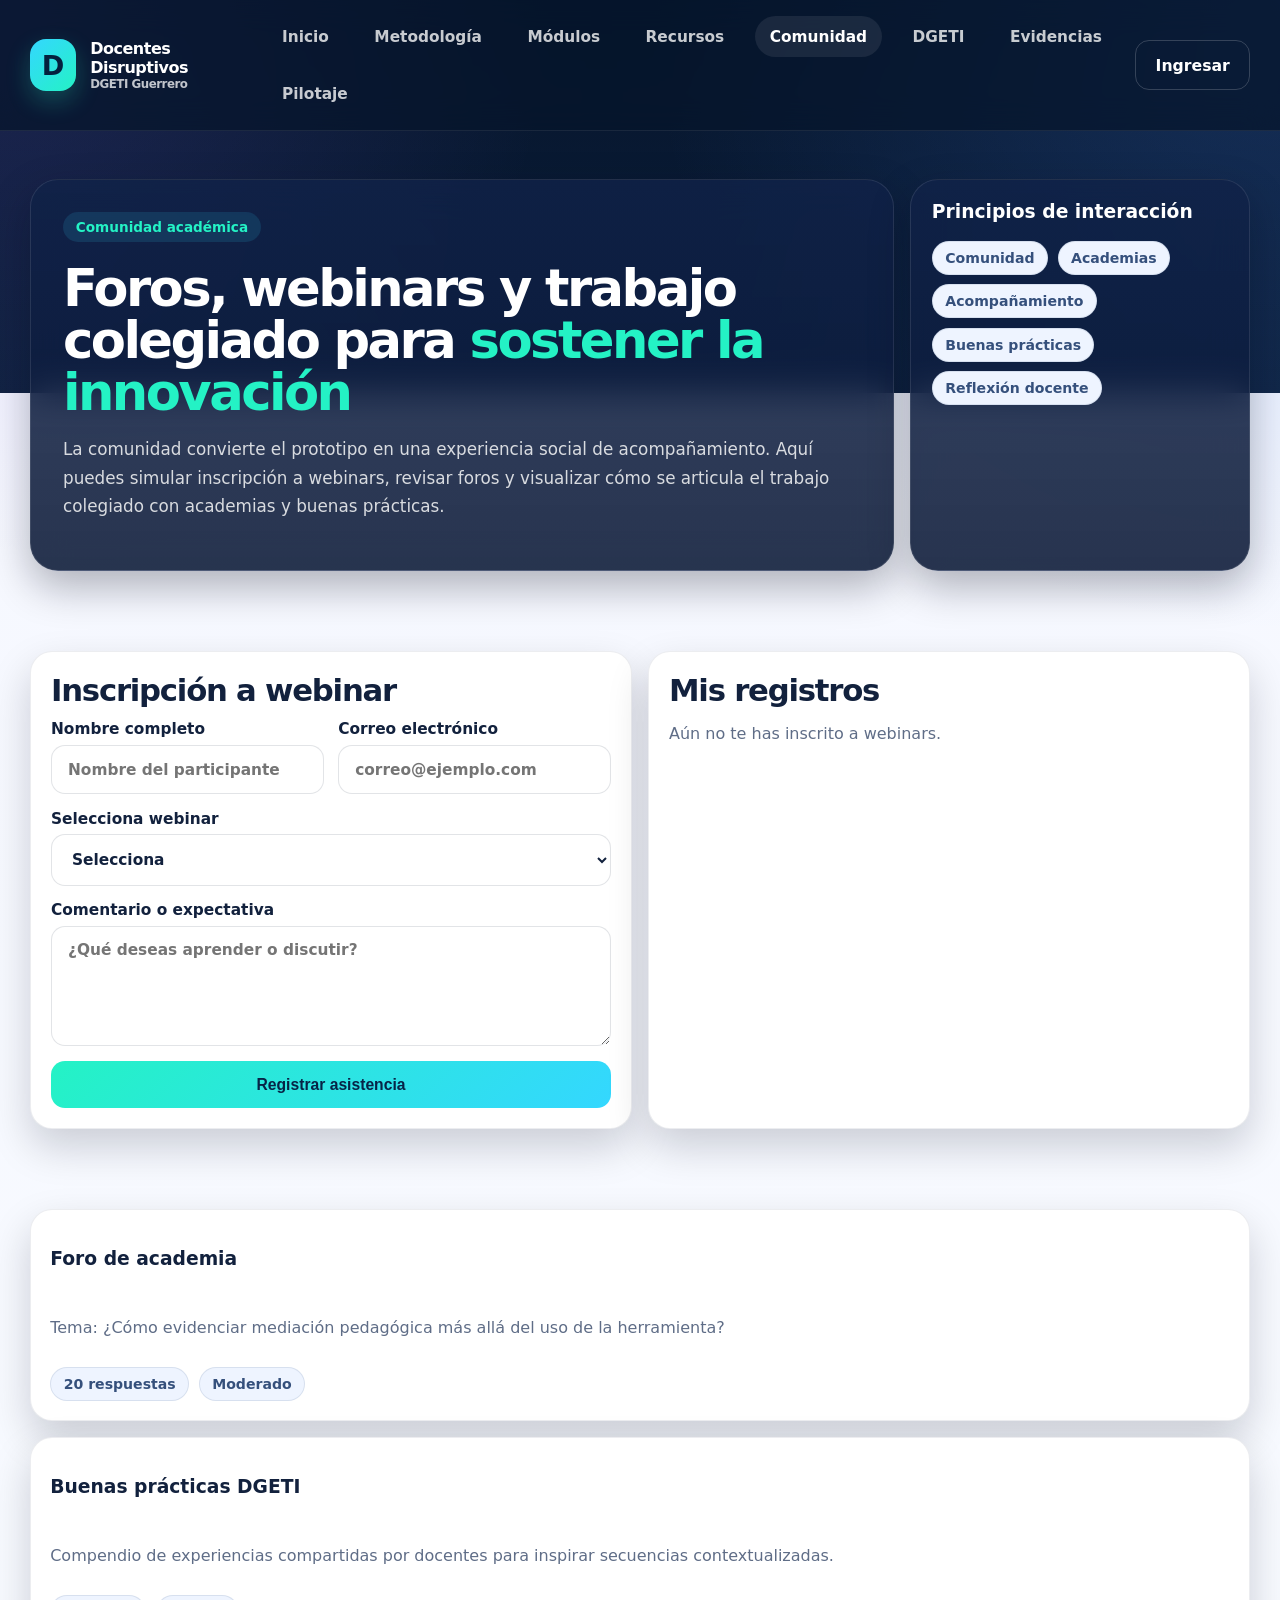
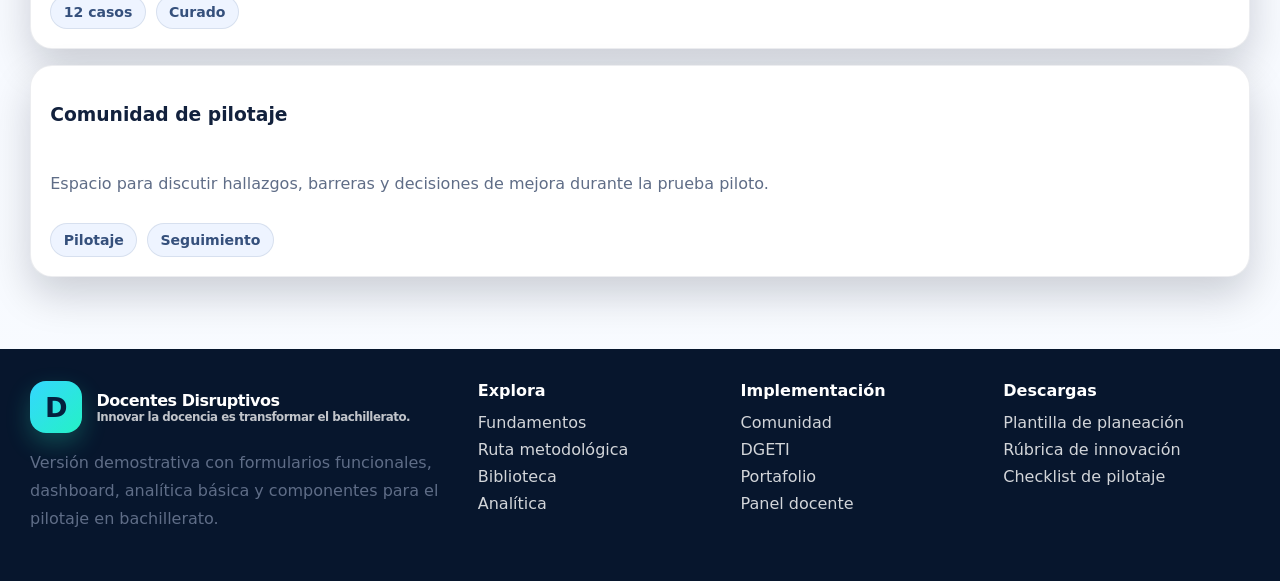
<file: comunidad.html>
<!doctype html>
<html lang="es">
<head>
  <meta charset="utf-8">
  <meta name="viewport" content="width=device-width, initial-scale=1">
  <title>Comunidad | Docentes Disruptivos</title>
  <meta name="description" content="Portal Docentes Disruptivos · Prototipo de pilotaje para docentes de bachillerato DGETI Guerrero.">
  <link rel="stylesheet" href="styles.css">
  
</head>
<body>
<header class="topbar">
  <div class="container nav">
    <a class="brand" href="index.html">
      <span class="brand-mark">D</span>
      <span>Docentes Disruptivos<small>DGETI Guerrero</small></span>
    </a>
    <button class="mobile-toggle" data-mobile-toggle aria-label="Abrir menú">☰</button>
    <nav class="nav-links" data-nav-links><a href="index.html" class="">Inicio</a><a href="metodologia.html" class="">Metodología</a><a href="modulos.html" class="">Módulos</a><a href="recursos.html" class="">Recursos</a><a href="comunidad.html" class="active">Comunidad</a><a href="dgeti.html" class="">DGETI</a><a href="evidencias.html" class="">Evidencias</a><a href="pilotaje.html" class="">Pilotaje</a></nav>
    <div class="nav-actions">
      <a class="btn btn-outline" href="dashboard.html">Ingresar</a>
    </div>
  </div>
</header>

<main>
  <section class="hero">
    <div class="container hero-split">
      <div class="hero-copy glass">
        <div class="eyebrow">Comunidad académica</div>
        <h1>Foros, webinars y trabajo colegiado para <span class="highlight">sostener la innovación</span></h1>
        <p class="lead">La comunidad convierte el prototipo en una experiencia social de acompañamiento. Aquí puedes simular inscripción a webinars, revisar foros y visualizar cómo se articula el trabajo colegiado con academias y buenas prácticas.</p>
      </div>
      <aside class="hero-side-card glass">
        <h3 style="margin-top:0;color:#fff;">Principios de interacción</h3>
        <div class="tag-list">
          <span class="tag">Comunidad</span>
          <span class="tag">Academias</span>
          <span class="tag">Acompañamiento</span>
          <span class="tag">Buenas prácticas</span>
          <span class="tag">Reflexión docente</span>
        </div>
      </aside>
    </div>
  </section>

  <section class="section light" id="webinars">
    <div class="container grid-2">
      <article class="form-card">
        <h2>Inscripción a webinar</h2>
        <div id="webinar-notice" class="notice"></div>
        <form id="webinar-form">
          <div class="field-grid">
            <label>Nombre completo
              <input type="text" name="nombre" required placeholder="Nombre del participante">
            </label>
            <label>Correo electrónico
              <input type="email" name="correo" required placeholder="correo@ejemplo.com">
            </label>
          </div>
          <label>Selecciona webinar
            <select name="webinar" required>
              <option value="">Selecciona</option>
              <option>Uso ético de la IA en el bachillerato</option>
              <option>Planeación con progresiones y cultura digital</option>
              <option>Evidencias para pilotaje y mejora continua</option>
            </select>
          </label>
          <label>Comentario o expectativa
            <textarea name="expectativa" placeholder="¿Qué deseas aprender o discutir?"></textarea>
          </label>
          <button class="btn btn-primary" type="submit">Registrar asistencia</button>
        </form>
      </article>
      <article class="panel-card">
        <h2>Mis registros</h2>
        <div id="webinar-registrations"></div>
      </article>
    </div>
  </section>

  <section class="section" id="academias">
    <div class="container forum-grid">
      <article class="forum-card"><h3>Foro de academia</h3><p class="section-intro">Tema: ¿Cómo evidenciar mediación pedagógica más allá del uso de la herramienta?</p><div class="chip-row"><span class="chip">20 respuestas</span><span class="chip">Moderado</span></div></article>
      <article class="forum-card"><h3>Buenas prácticas DGETI</h3><p class="section-intro">Compendio de experiencias compartidas por docentes para inspirar secuencias contextualizadas.</p><div class="chip-row"><span class="chip">12 casos</span><span class="chip">Curado</span></div></article>
      <article class="forum-card"><h3>Comunidad de pilotaje</h3><p class="section-intro">Espacio para discutir hallazgos, barreras y decisiones de mejora durante la prueba piloto.</p><div class="chip-row"><span class="chip">Pilotaje</span><span class="chip">Seguimiento</span></div></article>
    </div>
  </section>
</main>

<footer class="footer">
  <div class="container footer-grid">
    <div>
      <div class="brand"><span class="brand-mark">D</span><span>Docentes Disruptivos<small>Innovar la docencia es transformar el bachillerato.</small></span></div>
      <p class="section-intro">Versión demostrativa con formularios funcionales, dashboard, analítica básica y componentes para el pilotaje en bachillerato.</p>
    </div>
    <div>
      <strong>Explora</strong>
      <ul>
        <li><a href="metodologia.html">Fundamentos</a></li>
        <li><a href="modulos.html">Ruta metodológica</a></li>
        <li><a href="recursos.html">Biblioteca</a></li>
        <li><a href="pilotaje.html">Analítica</a></li>
      </ul>
    </div>
    <div>
      <strong>Implementación</strong>
      <ul>
        <li><a href="comunidad.html">Comunidad</a></li>
        <li><a href="dgeti.html">DGETI</a></li>
        <li><a href="evidencias.html">Portafolio</a></li>
        <li><a href="dashboard.html">Panel docente</a></li>
      </ul>
    </div>
    <div>
      <strong>Descargas</strong>
      <ul>
        <li><a href="assets/downloads/plantilla-planeacion.txt" download>Plantilla de planeación</a></li>
        <li><a href="assets/downloads/rubrica-innovacion.csv" download>Rúbrica de innovación</a></li>
        <li><a href="assets/downloads/checklist-pilotaje.md" download>Checklist de pilotaje</a></li>
      </ul>
    </div>
  </div>
</footer>
<script src="app.js"></script>
</body>
</html>
</file>
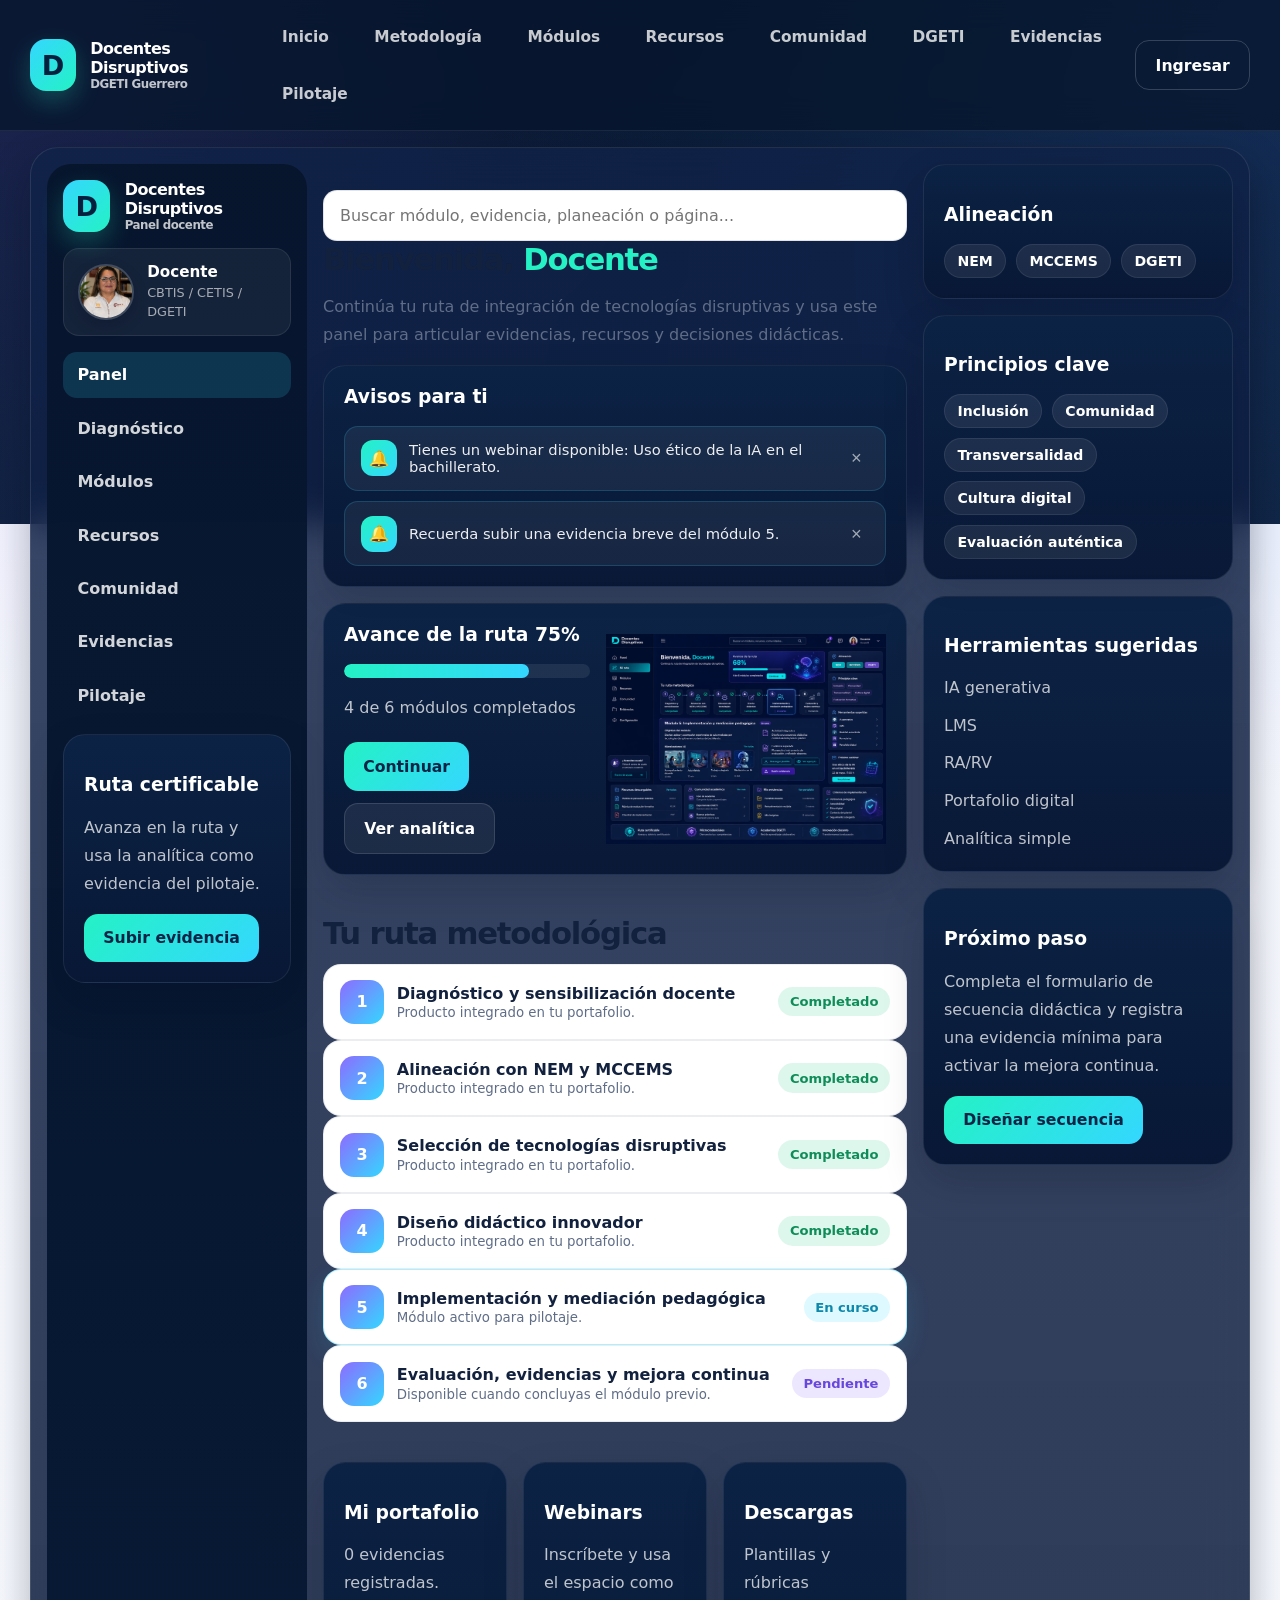
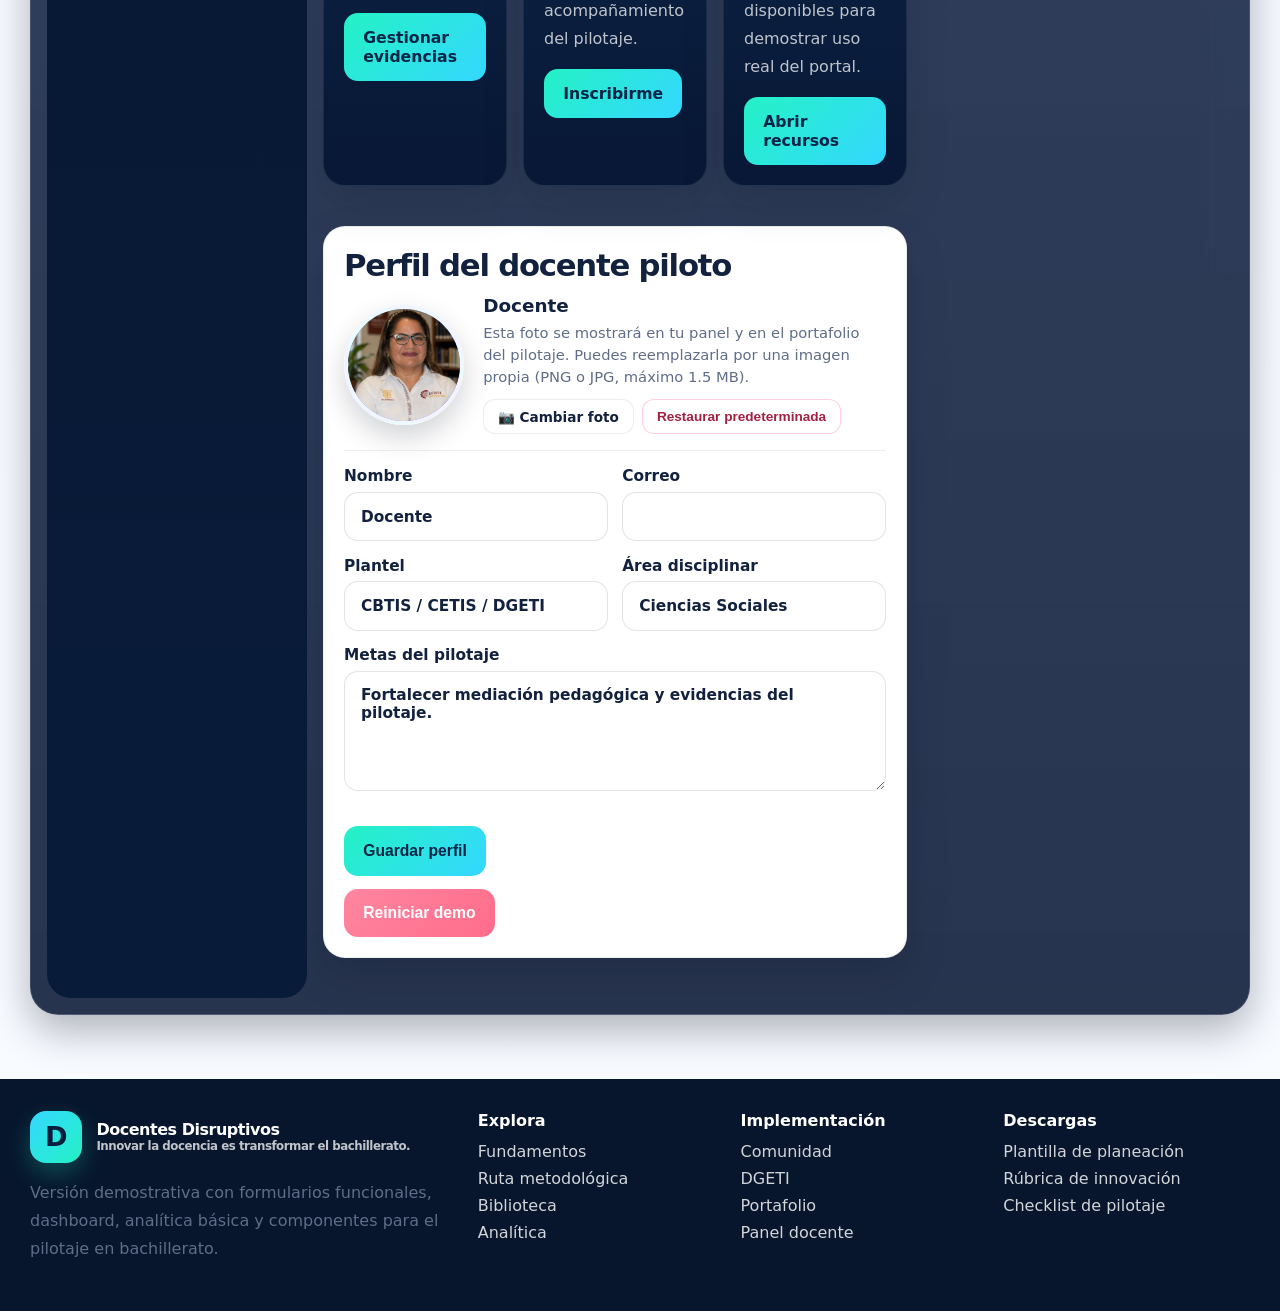
<file: dashboard.html>
<!doctype html>
<html lang="es">
<head>
  <meta charset="utf-8">
  <meta name="viewport" content="width=device-width, initial-scale=1">
  <title>Dashboard | Docentes Disruptivos</title>
  <meta name="description" content="Portal Docentes Disruptivos · Prototipo de pilotaje para docentes de bachillerato DGETI Guerrero.">
  <link rel="stylesheet" href="styles.css">
  
</head>
<body>
<header class="topbar">
  <div class="container nav">
    <a class="brand" href="index.html">
      <span class="brand-mark">D</span>
      <span>Docentes Disruptivos<small>DGETI Guerrero</small></span>
    </a>
    <button class="mobile-toggle" data-mobile-toggle aria-label="Abrir menú">☰</button>
    <nav class="nav-links" data-nav-links><a href="index.html" class="">Inicio</a><a href="metodologia.html" class="">Metodología</a><a href="modulos.html" class="">Módulos</a><a href="recursos.html" class="">Recursos</a><a href="comunidad.html" class="">Comunidad</a><a href="dgeti.html" class="">DGETI</a><a href="evidencias.html" class="">Evidencias</a><a href="pilotaje.html" class="">Pilotaje</a></nav>
    <div class="nav-actions">
      <a class="btn btn-outline" href="dashboard.html">Ingresar</a>
    </div>
  </div>
</header>

<div class="container" style="padding-top:1rem; padding-bottom:2rem;">
  <div class="page-shell glass">
    <div class="dashboard-grid">
      <aside class="sidebar">
        <a class="brand" href="index.html"><span class="brand-mark">D</span><span>Docentes Disruptivos<small>Panel docente</small></span></a>
        <div class="sidebar-profile">
          <img data-profile-photo class="profile-avatar-sm" src="assets/perfil.jpeg" alt="Foto de perfil del docente">
          <div class="sidebar-profile-info">
            <strong data-profile-name>Docente</strong>
            <span data-profile-plantel>CBTIS / CETIS / DGETI</span>
          </div>
        </div>
        <nav class="sidebar-nav">
          <a href="dashboard.html" class="active">Panel</a>
          <a href="metodologia.html">Diagnóstico</a>
          <a href="modulos.html">Módulos</a>
          <a href="recursos.html">Recursos</a>
          <a href="comunidad.html">Comunidad</a>
          <a href="evidencias.html">Evidencias</a>
          <a href="pilotaje.html">Pilotaje</a>
        </nav>
        <div class="panel-card dark-card" style="margin-top:1rem;">
          <h3>Ruta certificable</h3>
          <p class="section-intro">Avanza en la ruta y usa la analítica como evidencia del pilotaje.</p>
          <a class="btn btn-primary" href="evidencias.html">Subir evidencia</a>
        </div>
      </aside>

      <main class="dashboard-main">
        <section class="section" style="padding-top:0.4rem;">
          <div class="toolbar">
            <div class="search-shell" style="flex:1; min-width:0;">
              <input class="searchbar" data-global-search type="search" placeholder="Buscar módulo, evidencia, planeación o página..." aria-label="Búsqueda global del panel">
              <div class="search-results" data-search-results role="listbox" aria-label="Resultados de búsqueda"></div>
            </div>
          </div>
          <h1>Bienvenida, <span class="highlight" data-profile-name>Docente</span></h1>
          <p class="section-intro">Continúa tu ruta de integración de tecnologías disruptivas y usa este panel para articular evidencias, recursos y decisiones didácticas.</p>

          <div class="panel-card dark-card" style="margin-bottom:1rem;">
            <h3 style="margin-top:0;">Avisos para ti</h3>
            <div id="notifications-panel" class="notifications-panel"></div>
          </div>

          <div class="panel-card dark-card progress-card">
            <div>
              <h3 style="margin-top:0;">Avance de la ruta <span data-progress-text>68%</span></h3>
              <div class="progress-bar"><span data-progress-bar style="width:68%"></span></div>
              <p class="section-intro" data-completed-count>4 de 6 módulos completados</p>
              <div class="toolbar">
                <a class="btn btn-primary" href="modulos.html">Continuar</a>
                <a class="btn btn-secondary" href="pilotaje.html">Ver analítica</a>
              </div>
            </div>
            <img src="assets/dashboard-ui.png" alt="Vista del dashboard">
          </div>
        </section>

        <section class="section" style="padding-top:0;">
          <h2>Tu ruta metodológica</h2>
          <div id="dashboard-route"></div>
        </section>

        <section class="section" style="padding-top:0;">
          <div class="dashboard-panels">
            <div class="panel-card dark-card"><h3>Mi portafolio</h3><p class="section-intro"><span data-evidence-count>0</span> evidencias registradas.</p><a class="btn btn-primary" href="evidencias.html">Gestionar evidencias</a></div>
            <div class="panel-card dark-card"><h3>Webinars</h3><p class="section-intro">Inscríbete y usa el espacio como acompañamiento del pilotaje.</p><a class="btn btn-primary" href="comunidad.html#webinars">Inscribirme</a></div>
            <div class="panel-card dark-card"><h3>Descargas</h3><p class="section-intro">Plantillas y rúbricas disponibles para demostrar uso real del portal.</p><a class="btn btn-primary" href="recursos.html">Abrir recursos</a></div>
          </div>
        </section>

        <section class="section" style="padding-top:0;">
          <div class="form-card">
            <h2>Perfil del docente piloto</h2>
            <div id="profile-notice" class="notice"></div>

            <div class="profile-photo-wrap">
              <img data-profile-photo class="profile-avatar" src="assets/perfil.jpeg" alt="Foto de perfil del docente">
              <div class="profile-photo-info">
                <h3 data-profile-name>Docente</h3>
                <p>Esta foto se mostrará en tu panel y en el portafolio del pilotaje. Puedes reemplazarla por una imagen propia (PNG o JPG, máximo 1.5&nbsp;MB).</p>
                <div class="profile-photo-actions">
                  <label class="btn-mini" for="profile-photo-input">
                    📷 Cambiar foto
                    <input id="profile-photo-input" class="profile-photo-input" type="file" accept="image/*">
                  </label>
                  <button id="profile-photo-remove" class="btn-mini is-danger" type="button">Restaurar predeterminada</button>
                </div>
              </div>
            </div>

            <form id="profile-form">
              <div class="field-grid">
                <label>Nombre
                  <input type="text" name="nombre" required>
                </label>
                <label>Correo
                  <input type="email" name="correo">
                </label>
              </div>
              <div class="field-grid">
                <label>Plantel
                  <input type="text" name="plantel">
                </label>
                <label>Área disciplinar
                  <input type="text" name="area">
                </label>
              </div>
              <label>Metas del pilotaje
                <textarea name="metas"></textarea>
              </label>
              <div class="toolbar">
                <button class="btn btn-primary" type="submit">Guardar perfil</button>
                <button class="btn btn-secondary" type="button" id="export-state">⬇ Exportar mis datos (JSON)</button>
                <button class="btn btn-danger" type="button" id="reset-state">Reiniciar demo</button>
              </div>
            </form>
          </div>
        </section>
      </main>

      <aside class="dashboard-side">
        <div class="panel-card dark-card"><h3>Alineación</h3><div class="pill-list"><span class="pill">NEM</span><span class="pill">MCCEMS</span><span class="pill">DGETI</span></div></div>
        <div class="panel-card dark-card" style="margin-top:1rem;"><h3>Principios clave</h3><div class="tag-list"><span class="tag">Inclusión</span><span class="tag">Comunidad</span><span class="tag">Transversalidad</span><span class="tag">Cultura digital</span><span class="tag">Evaluación auténtica</span></div></div>
        <div class="panel-card dark-card" style="margin-top:1rem;"><h3>Herramientas sugeridas</h3><ul class="list-clean"><li>IA generativa</li><li>LMS</li><li>RA/RV</li><li>Portafolio digital</li><li>Analítica simple</li></ul></div>
        <div class="panel-card dark-card" style="margin-top:1rem;"><h3>Próximo paso</h3><p class="section-intro">Completa el formulario de secuencia didáctica y registra una evidencia mínima para activar la mejora continua.</p><a class="btn btn-primary" href="modulos.html">Diseñar secuencia</a></div>
      </aside>
    </div>
  </div>
</div>

<footer class="footer">
  <div class="container footer-grid">
    <div>
      <div class="brand"><span class="brand-mark">D</span><span>Docentes Disruptivos<small>Innovar la docencia es transformar el bachillerato.</small></span></div>
      <p class="section-intro">Versión demostrativa con formularios funcionales, dashboard, analítica básica y componentes para el pilotaje en bachillerato.</p>
    </div>
    <div>
      <strong>Explora</strong>
      <ul>
        <li><a href="metodologia.html">Fundamentos</a></li>
        <li><a href="modulos.html">Ruta metodológica</a></li>
        <li><a href="recursos.html">Biblioteca</a></li>
        <li><a href="pilotaje.html">Analítica</a></li>
      </ul>
    </div>
    <div>
      <strong>Implementación</strong>
      <ul>
        <li><a href="comunidad.html">Comunidad</a></li>
        <li><a href="dgeti.html">DGETI</a></li>
        <li><a href="evidencias.html">Portafolio</a></li>
        <li><a href="dashboard.html">Panel docente</a></li>
      </ul>
    </div>
    <div>
      <strong>Descargas</strong>
      <ul>
        <li><a href="assets/downloads/plantilla-planeacion.txt" download>Plantilla de planeación</a></li>
        <li><a href="assets/downloads/rubrica-innovacion.csv" download>Rúbrica de innovación</a></li>
        <li><a href="assets/downloads/checklist-pilotaje.md" download>Checklist de pilotaje</a></li>
      </ul>
    </div>
  </div>
</footer>
<script src="app.js"></script>
</body>
</html>
</file>
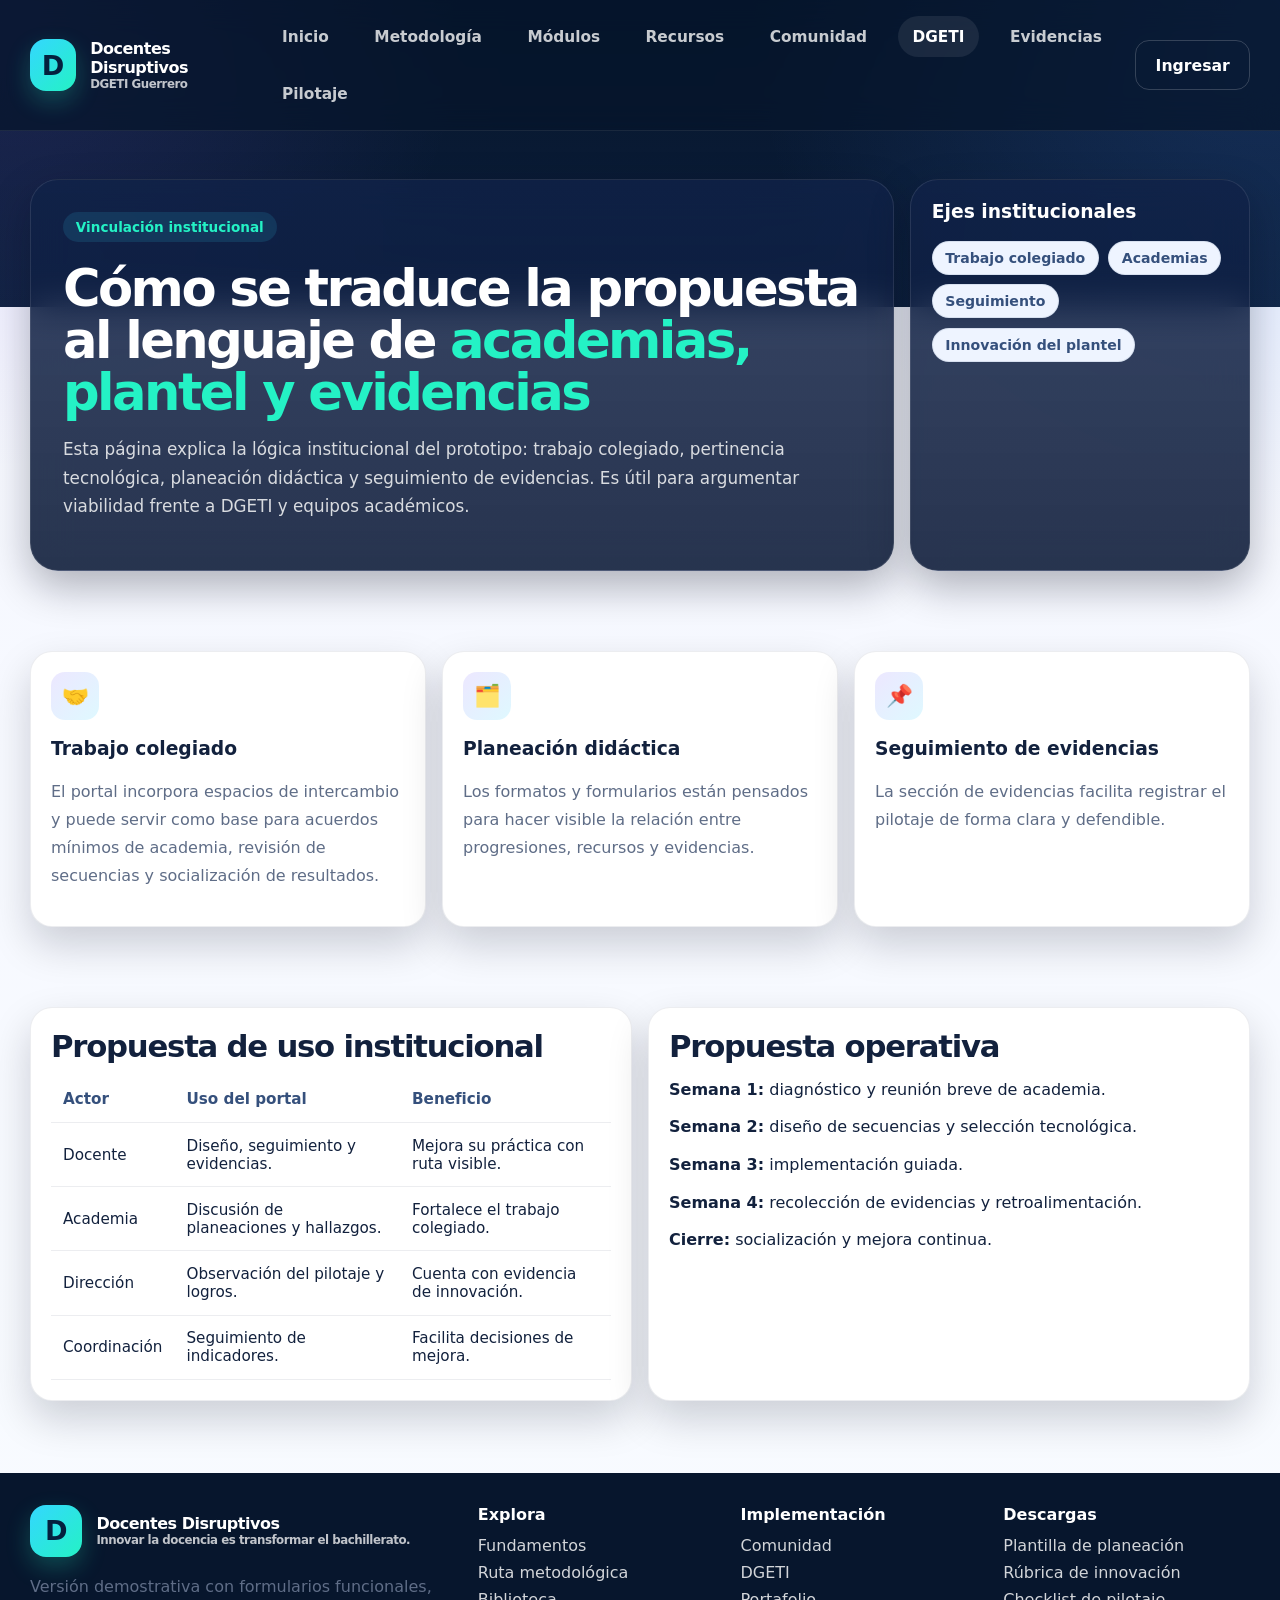
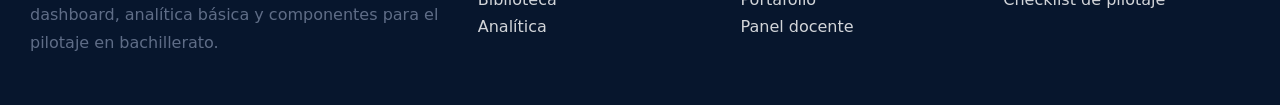
<file: dgeti.html>
<!doctype html>
<html lang="es">
<head>
  <meta charset="utf-8">
  <meta name="viewport" content="width=device-width, initial-scale=1">
  <title>DGETI | Docentes Disruptivos</title>
  <meta name="description" content="Portal Docentes Disruptivos · Prototipo de pilotaje para docentes de bachillerato DGETI Guerrero.">
  <link rel="stylesheet" href="styles.css">
  
</head>
<body>
<header class="topbar">
  <div class="container nav">
    <a class="brand" href="index.html">
      <span class="brand-mark">D</span>
      <span>Docentes Disruptivos<small>DGETI Guerrero</small></span>
    </a>
    <button class="mobile-toggle" data-mobile-toggle aria-label="Abrir menú">☰</button>
    <nav class="nav-links" data-nav-links><a href="index.html" class="">Inicio</a><a href="metodologia.html" class="">Metodología</a><a href="modulos.html" class="">Módulos</a><a href="recursos.html" class="">Recursos</a><a href="comunidad.html" class="">Comunidad</a><a href="dgeti.html" class="active">DGETI</a><a href="evidencias.html" class="">Evidencias</a><a href="pilotaje.html" class="">Pilotaje</a></nav>
    <div class="nav-actions">
      <a class="btn btn-outline" href="dashboard.html">Ingresar</a>
    </div>
  </div>
</header>

<main>
  <section class="hero">
    <div class="container hero-split">
      <div class="hero-copy glass">
        <div class="eyebrow">Vinculación institucional</div>
        <h1>Cómo se traduce la propuesta al lenguaje de <span class="highlight">academias, plantel y evidencias</span></h1>
        <p class="lead">Esta página explica la lógica institucional del prototipo: trabajo colegiado, pertinencia tecnológica, planeación didáctica y seguimiento de evidencias. Es útil para argumentar viabilidad frente a DGETI y equipos académicos.</p>
      </div>
      <aside class="hero-side-card glass">
        <h3 style="margin-top:0;color:#fff;">Ejes institucionales</h3>
        <div class="pill-list"><span class="pill">Trabajo colegiado</span><span class="pill">Academias</span><span class="pill">Seguimiento</span><span class="pill">Innovación del plantel</span></div>
      </aside>
    </div>
  </section>

  <section class="section light">
    <div class="container grid-3">
      <article class="panel-card"><div class="icon-badge">🤝</div><h3>Trabajo colegiado</h3><p class="section-intro">El portal incorpora espacios de intercambio y puede servir como base para acuerdos mínimos de academia, revisión de secuencias y socialización de resultados.</p></article>
      <article class="panel-card"><div class="icon-badge">🗂️</div><h3>Planeación didáctica</h3><p class="section-intro">Los formatos y formularios están pensados para hacer visible la relación entre progresiones, recursos y evidencias.</p></article>
      <article class="panel-card"><div class="icon-badge">📌</div><h3>Seguimiento de evidencias</h3><p class="section-intro">La sección de evidencias facilita registrar el pilotaje de forma clara y defendible.</p></article>
    </div>
  </section>

  <section class="section">
    <div class="container split-card">
      <article class="table-card">
        <h2>Propuesta de uso institucional</h2>
        <table>
          <thead><tr><th>Actor</th><th>Uso del portal</th><th>Beneficio</th></tr></thead>
          <tbody>
            <tr><td>Docente</td><td>Diseño, seguimiento y evidencias.</td><td>Mejora su práctica con ruta visible.</td></tr>
            <tr><td>Academia</td><td>Discusión de planeaciones y hallazgos.</td><td>Fortalece el trabajo colegiado.</td></tr>
            <tr><td>Dirección</td><td>Observación del pilotaje y logros.</td><td>Cuenta con evidencia de innovación.</td></tr>
            <tr><td>Coordinación</td><td>Seguimiento de indicadores.</td><td>Facilita decisiones de mejora.</td></tr>
          </tbody>
        </table>
      </article>
      <article class="panel-card">
        <h2>Propuesta operativa</h2>
        <ul class="list-clean">
          <li><strong>Semana 1:</strong> diagnóstico y reunión breve de academia.</li>
          <li><strong>Semana 2:</strong> diseño de secuencias y selección tecnológica.</li>
          <li><strong>Semana 3:</strong> implementación guiada.</li>
          <li><strong>Semana 4:</strong> recolección de evidencias y retroalimentación.</li>
          <li><strong>Cierre:</strong> socialización y mejora continua.</li>
        </ul>
      </article>
    </div>
  </section>
</main>

<footer class="footer">
  <div class="container footer-grid">
    <div>
      <div class="brand"><span class="brand-mark">D</span><span>Docentes Disruptivos<small>Innovar la docencia es transformar el bachillerato.</small></span></div>
      <p class="section-intro">Versión demostrativa con formularios funcionales, dashboard, analítica básica y componentes para el pilotaje en bachillerato.</p>
    </div>
    <div>
      <strong>Explora</strong>
      <ul>
        <li><a href="metodologia.html">Fundamentos</a></li>
        <li><a href="modulos.html">Ruta metodológica</a></li>
        <li><a href="recursos.html">Biblioteca</a></li>
        <li><a href="pilotaje.html">Analítica</a></li>
      </ul>
    </div>
    <div>
      <strong>Implementación</strong>
      <ul>
        <li><a href="comunidad.html">Comunidad</a></li>
        <li><a href="dgeti.html">DGETI</a></li>
        <li><a href="evidencias.html">Portafolio</a></li>
        <li><a href="dashboard.html">Panel docente</a></li>
      </ul>
    </div>
    <div>
      <strong>Descargas</strong>
      <ul>
        <li><a href="assets/downloads/plantilla-planeacion.txt" download>Plantilla de planeación</a></li>
        <li><a href="assets/downloads/rubrica-innovacion.csv" download>Rúbrica de innovación</a></li>
        <li><a href="assets/downloads/checklist-pilotaje.md" download>Checklist de pilotaje</a></li>
      </ul>
    </div>
  </div>
</footer>
<script src="app.js"></script>
</body>
</html>
</file>
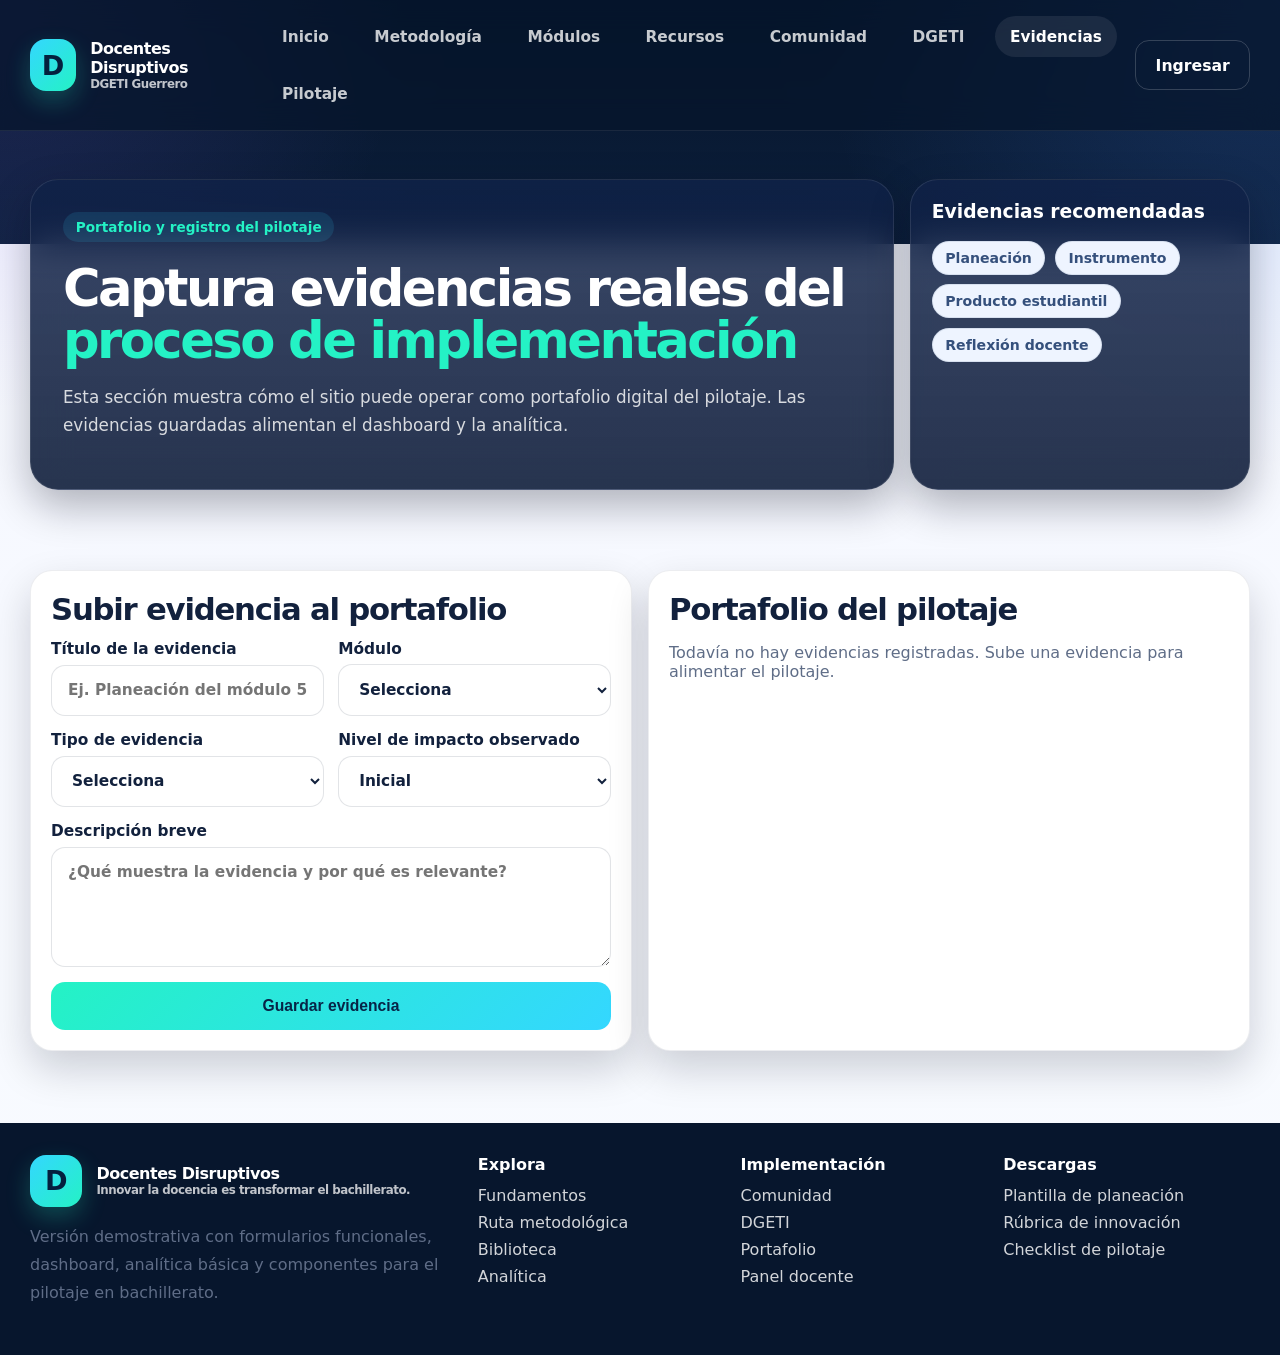
<file: evidencias.html>
<!doctype html>
<html lang="es">
<head>
  <meta charset="utf-8">
  <meta name="viewport" content="width=device-width, initial-scale=1">
  <title>Evidencias | Docentes Disruptivos</title>
  <meta name="description" content="Portal Docentes Disruptivos · Prototipo de pilotaje para docentes de bachillerato DGETI Guerrero.">
  <link rel="stylesheet" href="styles.css">
  
</head>
<body>
<header class="topbar">
  <div class="container nav">
    <a class="brand" href="index.html">
      <span class="brand-mark">D</span>
      <span>Docentes Disruptivos<small>DGETI Guerrero</small></span>
    </a>
    <button class="mobile-toggle" data-mobile-toggle aria-label="Abrir menú">☰</button>
    <nav class="nav-links" data-nav-links><a href="index.html" class="">Inicio</a><a href="metodologia.html" class="">Metodología</a><a href="modulos.html" class="">Módulos</a><a href="recursos.html" class="">Recursos</a><a href="comunidad.html" class="">Comunidad</a><a href="dgeti.html" class="">DGETI</a><a href="evidencias.html" class="active">Evidencias</a><a href="pilotaje.html" class="">Pilotaje</a></nav>
    <div class="nav-actions">
      <a class="btn btn-outline" href="dashboard.html">Ingresar</a>
    </div>
  </div>
</header>

<main>
  <section class="hero">
    <div class="container hero-split">
      <div class="hero-copy glass">
        <div class="eyebrow">Portafolio y registro del pilotaje</div>
        <h1>Captura evidencias reales del <span class="highlight">proceso de implementación</span></h1>
        <p class="lead">Esta sección muestra cómo el sitio puede operar como portafolio digital del pilotaje. Las evidencias guardadas alimentan el dashboard y la analítica.</p>
      </div>
      <aside class="hero-side-card glass">
        <h3 style="margin-top:0;color:#fff;">Evidencias recomendadas</h3>
        <div class="pill-list"><span class="pill">Planeación</span><span class="pill">Instrumento</span><span class="pill">Producto estudiantil</span><span class="pill">Reflexión docente</span></div>
      </aside>
    </div>
  </section>

  <section class="section light">
    <div class="container grid-2">
      <article class="form-card">
        <h2>Subir evidencia al portafolio</h2>
        <div id="evidence-notice" class="notice"></div>
        <form id="evidence-form">
          <div class="field-grid">
            <label>Título de la evidencia
              <input type="text" name="titulo" required placeholder="Ej. Planeación del módulo 5">
            </label>
            <label>Módulo
              <select name="modulo" required>
                <option value="">Selecciona</option>
                <option>Módulo 1</option><option>Módulo 2</option><option>Módulo 3</option><option>Módulo 4</option><option>Módulo 5</option><option>Módulo 6</option>
              </select>
            </label>
          </div>
          <div class="field-grid">
            <label>Tipo de evidencia
              <select name="tipo" required>
                <option value="">Selecciona</option>
                <option>Planeación</option>
                <option>Instrumento de evaluación</option>
                <option>Producto del estudiante</option>
                <option>Captura de plataforma</option>
                <option>Reflexión docente</option>
              </select>
            </label>
            <label>Nivel de impacto observado
              <select name="nivelImpacto">
                <option>Inicial</option>
                <option>Medio</option>
                <option>Alto</option>
              </select>
            </label>
          </div>
          <label>Descripción breve
            <textarea name="descripcion" placeholder="¿Qué muestra la evidencia y por qué es relevante?" required></textarea>
          </label>
          <button class="btn btn-primary" type="submit">Guardar evidencia</button>
        </form>
      </article>
      <article class="panel-card">
        <h2>Portafolio del pilotaje</h2>
        <div id="evidence-list"></div>
      </article>
    </div>
  </section>
</main>

<footer class="footer">
  <div class="container footer-grid">
    <div>
      <div class="brand"><span class="brand-mark">D</span><span>Docentes Disruptivos<small>Innovar la docencia es transformar el bachillerato.</small></span></div>
      <p class="section-intro">Versión demostrativa con formularios funcionales, dashboard, analítica básica y componentes para el pilotaje en bachillerato.</p>
    </div>
    <div>
      <strong>Explora</strong>
      <ul>
        <li><a href="metodologia.html">Fundamentos</a></li>
        <li><a href="modulos.html">Ruta metodológica</a></li>
        <li><a href="recursos.html">Biblioteca</a></li>
        <li><a href="pilotaje.html">Analítica</a></li>
      </ul>
    </div>
    <div>
      <strong>Implementación</strong>
      <ul>
        <li><a href="comunidad.html">Comunidad</a></li>
        <li><a href="dgeti.html">DGETI</a></li>
        <li><a href="evidencias.html">Portafolio</a></li>
        <li><a href="dashboard.html">Panel docente</a></li>
      </ul>
    </div>
    <div>
      <strong>Descargas</strong>
      <ul>
        <li><a href="assets/downloads/plantilla-planeacion.txt" download>Plantilla de planeación</a></li>
        <li><a href="assets/downloads/rubrica-innovacion.csv" download>Rúbrica de innovación</a></li>
        <li><a href="assets/downloads/checklist-pilotaje.md" download>Checklist de pilotaje</a></li>
      </ul>
    </div>
  </div>
</footer>
<script src="app.js"></script>
</body>
</html>
</file>
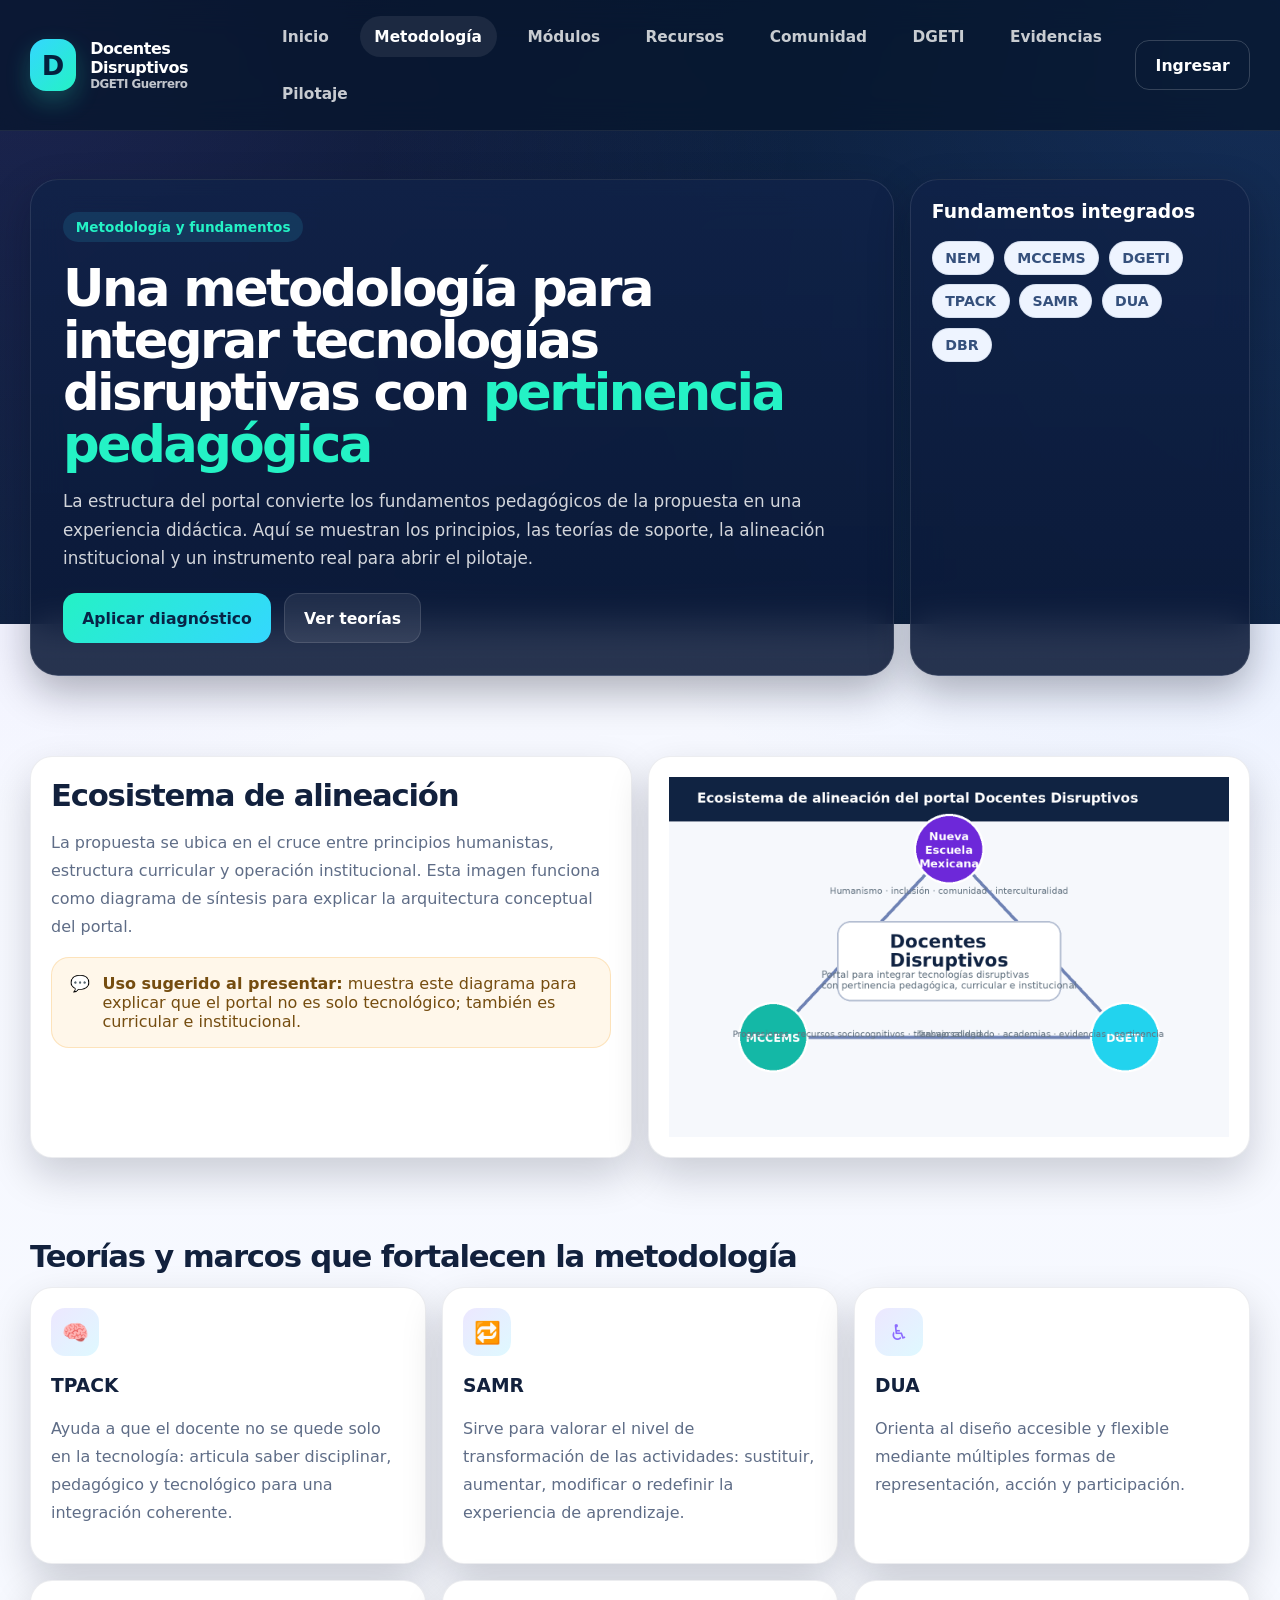
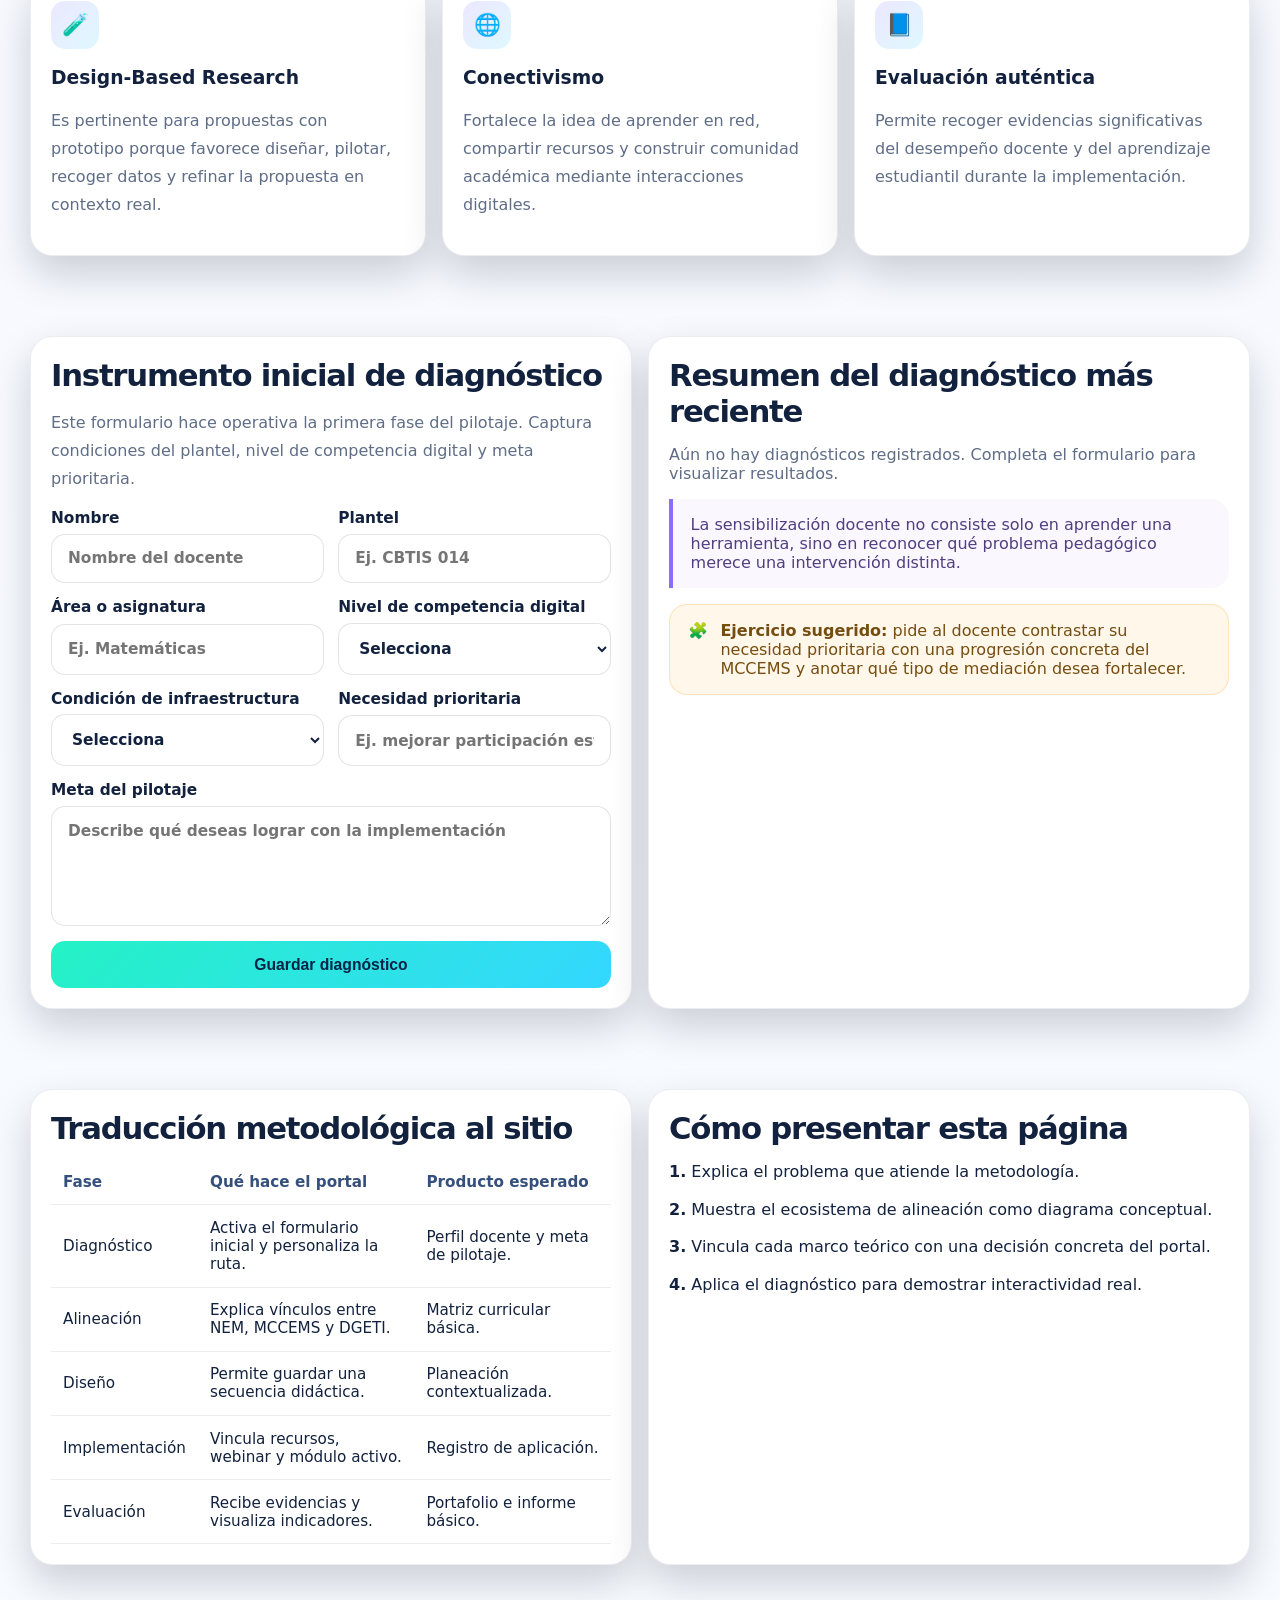
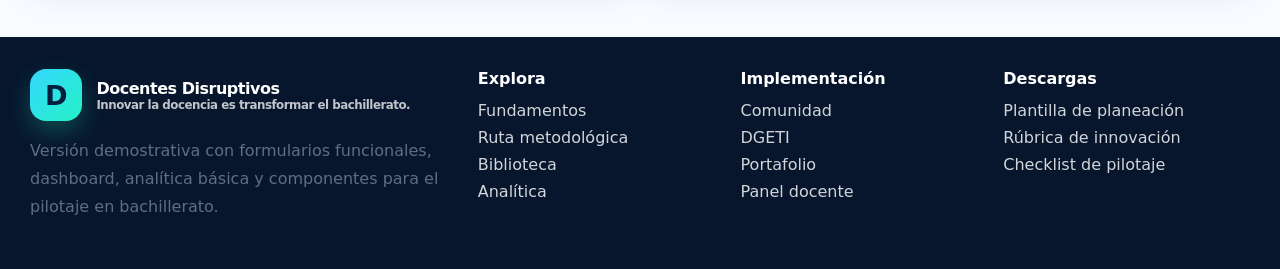
<file: metodologia.html>
<!doctype html>
<html lang="es">
<head>
  <meta charset="utf-8">
  <meta name="viewport" content="width=device-width, initial-scale=1">
  <title>Metodología | Docentes Disruptivos</title>
  <meta name="description" content="Portal Docentes Disruptivos · Prototipo de pilotaje para docentes de bachillerato DGETI Guerrero.">
  <link rel="stylesheet" href="styles.css">
  
</head>
<body>
<header class="topbar">
  <div class="container nav">
    <a class="brand" href="index.html">
      <span class="brand-mark">D</span>
      <span>Docentes Disruptivos<small>DGETI Guerrero</small></span>
    </a>
    <button class="mobile-toggle" data-mobile-toggle aria-label="Abrir menú">☰</button>
    <nav class="nav-links" data-nav-links><a href="index.html" class="">Inicio</a><a href="metodologia.html" class="active">Metodología</a><a href="modulos.html" class="">Módulos</a><a href="recursos.html" class="">Recursos</a><a href="comunidad.html" class="">Comunidad</a><a href="dgeti.html" class="">DGETI</a><a href="evidencias.html" class="">Evidencias</a><a href="pilotaje.html" class="">Pilotaje</a></nav>
    <div class="nav-actions">
      <a class="btn btn-outline" href="dashboard.html">Ingresar</a>
    </div>
  </div>
</header>

<main>
  <section class="hero">
    <div class="container hero-split">
      <div class="hero-copy glass">
        <div class="eyebrow">Metodología y fundamentos</div>
        <h1>Una metodología para integrar tecnologías disruptivas con <span class="highlight">pertinencia pedagógica</span></h1>
        <p class="lead">La estructura del portal convierte los fundamentos pedagógicos de la propuesta en una experiencia didáctica. Aquí se muestran los principios, las teorías de soporte, la alineación institucional y un instrumento real para abrir el pilotaje.</p>
        <div class="hero-actions">
          <a class="btn btn-primary" href="#diagnostico">Aplicar diagnóstico</a>
          <a class="btn btn-secondary" href="#teorias">Ver teorías</a>
        </div>
      </div>
      <aside class="hero-side-card glass">
        <h3 style="margin-top:0;color:#fff;">Fundamentos integrados</h3>
        <div class="pill-list">
          <span class="pill">NEM</span>
          <span class="pill">MCCEMS</span>
          <span class="pill">DGETI</span>
          <span class="pill">TPACK</span>
          <span class="pill">SAMR</span>
          <span class="pill">DUA</span>
          <span class="pill">DBR</span>
        </div>
      </aside>
    </div>
  </section>

  <section class="section light" id="ecosistema">
    <div class="container grid-2">
      <article class="panel-card">
        <h2>Ecosistema de alineación</h2>
        <p class="section-intro">La propuesta se ubica en el cruce entre principios humanistas, estructura curricular y operación institucional. Esta imagen funciona como diagrama de síntesis para explicar la arquitectura conceptual del portal.</p>
        <div class="banner-note"><span>💬</span><div><strong>Uso sugerido al presentar:</strong> muestra este diagrama para explicar que el portal no es solo tecnológico; también es curricular e institucional.</div></div>
      </article>
      <article class="panel-card"><img src="assets/ecosistema-alineacion.png" alt="Ecosistema de alineación del portal"></article>
    </div>
  </section>

  <section class="section" id="teorias">
    <div class="container">
      <h2>Teorías y marcos que fortalecen la metodología</h2>
      <div class="theory-grid">
        <article class="feature-card"><div class="icon-badge">🧠</div><h3>TPACK</h3><p class="section-intro">Ayuda a que el docente no se quede solo en la tecnología: articula saber disciplinar, pedagógico y tecnológico para una integración coherente.</p></article>
        <article class="feature-card"><div class="icon-badge">🔁</div><h3>SAMR</h3><p class="section-intro">Sirve para valorar el nivel de transformación de las actividades: sustituir, aumentar, modificar o redefinir la experiencia de aprendizaje.</p></article>
        <article class="feature-card"><div class="icon-badge">♿</div><h3>DUA</h3><p class="section-intro">Orienta al diseño accesible y flexible mediante múltiples formas de representación, acción y participación.</p></article>
        <article class="feature-card"><div class="icon-badge">🧪</div><h3>Design-Based Research</h3><p class="section-intro">Es pertinente para propuestas con prototipo porque favorece diseñar, pilotar, recoger datos y refinar la propuesta en contexto real.</p></article>
        <article class="feature-card"><div class="icon-badge">🌐</div><h3>Conectivismo</h3><p class="section-intro">Fortalece la idea de aprender en red, compartir recursos y construir comunidad académica mediante interacciones digitales.</p></article>
        <article class="feature-card"><div class="icon-badge">📘</div><h3>Evaluación auténtica</h3><p class="section-intro">Permite recoger evidencias significativas del desempeño docente y del aprendizaje estudiantil durante la implementación.</p></article>
      </div>
    </div>
  </section>

  <section class="section light" id="diagnostico">
    <div class="container grid-2">
      <article class="form-card">
        <h2>Instrumento inicial de diagnóstico</h2>
        <p class="section-intro">Este formulario hace operativa la primera fase del pilotaje. Captura condiciones del plantel, nivel de competencia digital y meta prioritaria.</p>
        <div id="diagnostic-notice" class="notice"></div>
        <form id="diagnostic-form">
          <div class="field-grid">
            <label>Nombre
              <input type="text" name="nombre" placeholder="Nombre del docente" required>
            </label>
            <label>Plantel
              <input type="text" name="plantel" placeholder="Ej. CBTIS 014" required>
            </label>
          </div>
          <div class="field-grid">
            <label>Área o asignatura
              <input type="text" name="area" placeholder="Ej. Matemáticas" required>
            </label>
            <label>Nivel de competencia digital
              <select name="competencia" required>
                <option value="">Selecciona</option>
                <option>Básico</option>
                <option>Intermedio</option>
                <option>Avanzado</option>
              </select>
            </label>
          </div>
          <div class="field-grid">
            <label>Condición de infraestructura
              <select name="infraestructura" required>
                <option value="">Selecciona</option>
                <option>Limitada</option>
                <option>Parcialmente suficiente</option>
                <option>Suficiente</option>
              </select>
            </label>
            <label>Necesidad prioritaria
              <input type="text" name="necesidad" placeholder="Ej. mejorar participación estudiantil" required>
            </label>
          </div>
          <label>Meta del pilotaje
            <textarea name="meta" placeholder="Describe qué deseas lograr con la implementación"></textarea>
          </label>
          <button class="btn btn-primary" type="submit">Guardar diagnóstico</button>
        </form>
      </article>
      <article class="panel-card">
        <h2>Resumen del diagnóstico más reciente</h2>
        <div id="diagnostic-summary"></div>
        <div class="quote" style="margin-top:1rem;">La sensibilización docente no consiste solo en aprender una herramienta, sino en reconocer qué problema pedagógico merece una intervención distinta.</div>
        <div class="banner-note" style="margin-top:1rem;"><span>🧩</span><div><strong>Ejercicio sugerido:</strong> pide al docente contrastar su necesidad prioritaria con una progresión concreta del MCCEMS y anotar qué tipo de mediación desea fortalecer.</div></div>
      </article>
    </div>
  </section>

  <section class="section">
    <div class="container split-card">
      <article class="table-card">
        <h2>Traducción metodológica al sitio</h2>
        <table>
          <thead><tr><th>Fase</th><th>Qué hace el portal</th><th>Producto esperado</th></tr></thead>
          <tbody>
            <tr><td>Diagnóstico</td><td>Activa el formulario inicial y personaliza la ruta.</td><td>Perfil docente y meta de pilotaje.</td></tr>
            <tr><td>Alineación</td><td>Explica vínculos entre NEM, MCCEMS y DGETI.</td><td>Matriz curricular básica.</td></tr>
            <tr><td>Diseño</td><td>Permite guardar una secuencia didáctica.</td><td>Planeación contextualizada.</td></tr>
            <tr><td>Implementación</td><td>Vincula recursos, webinar y módulo activo.</td><td>Registro de aplicación.</td></tr>
            <tr><td>Evaluación</td><td>Recibe evidencias y visualiza indicadores.</td><td>Portafolio e informe básico.</td></tr>
          </tbody>
        </table>
      </article>
      <article class="panel-card">
        <h2>Cómo presentar esta página</h2>
        <ul class="list-clean">
          <li><strong>1.</strong> Explica el problema que atiende la metodología.</li>
          <li><strong>2.</strong> Muestra el ecosistema de alineación como diagrama conceptual.</li>
          <li><strong>3.</strong> Vincula cada marco teórico con una decisión concreta del portal.</li>
          <li><strong>4.</strong> Aplica el diagnóstico para demostrar interactividad real.</li>
        </ul>
      </article>
    </div>
  </section>
</main>

<footer class="footer">
  <div class="container footer-grid">
    <div>
      <div class="brand"><span class="brand-mark">D</span><span>Docentes Disruptivos<small>Innovar la docencia es transformar el bachillerato.</small></span></div>
      <p class="section-intro">Versión demostrativa con formularios funcionales, dashboard, analítica básica y componentes para el pilotaje en bachillerato.</p>
    </div>
    <div>
      <strong>Explora</strong>
      <ul>
        <li><a href="metodologia.html">Fundamentos</a></li>
        <li><a href="modulos.html">Ruta metodológica</a></li>
        <li><a href="recursos.html">Biblioteca</a></li>
        <li><a href="pilotaje.html">Analítica</a></li>
      </ul>
    </div>
    <div>
      <strong>Implementación</strong>
      <ul>
        <li><a href="comunidad.html">Comunidad</a></li>
        <li><a href="dgeti.html">DGETI</a></li>
        <li><a href="evidencias.html">Portafolio</a></li>
        <li><a href="dashboard.html">Panel docente</a></li>
      </ul>
    </div>
    <div>
      <strong>Descargas</strong>
      <ul>
        <li><a href="assets/downloads/plantilla-planeacion.txt" download>Plantilla de planeación</a></li>
        <li><a href="assets/downloads/rubrica-innovacion.csv" download>Rúbrica de innovación</a></li>
        <li><a href="assets/downloads/checklist-pilotaje.md" download>Checklist de pilotaje</a></li>
      </ul>
    </div>
  </div>
</footer>
<script src="app.js"></script>
</body>
</html>
</file>
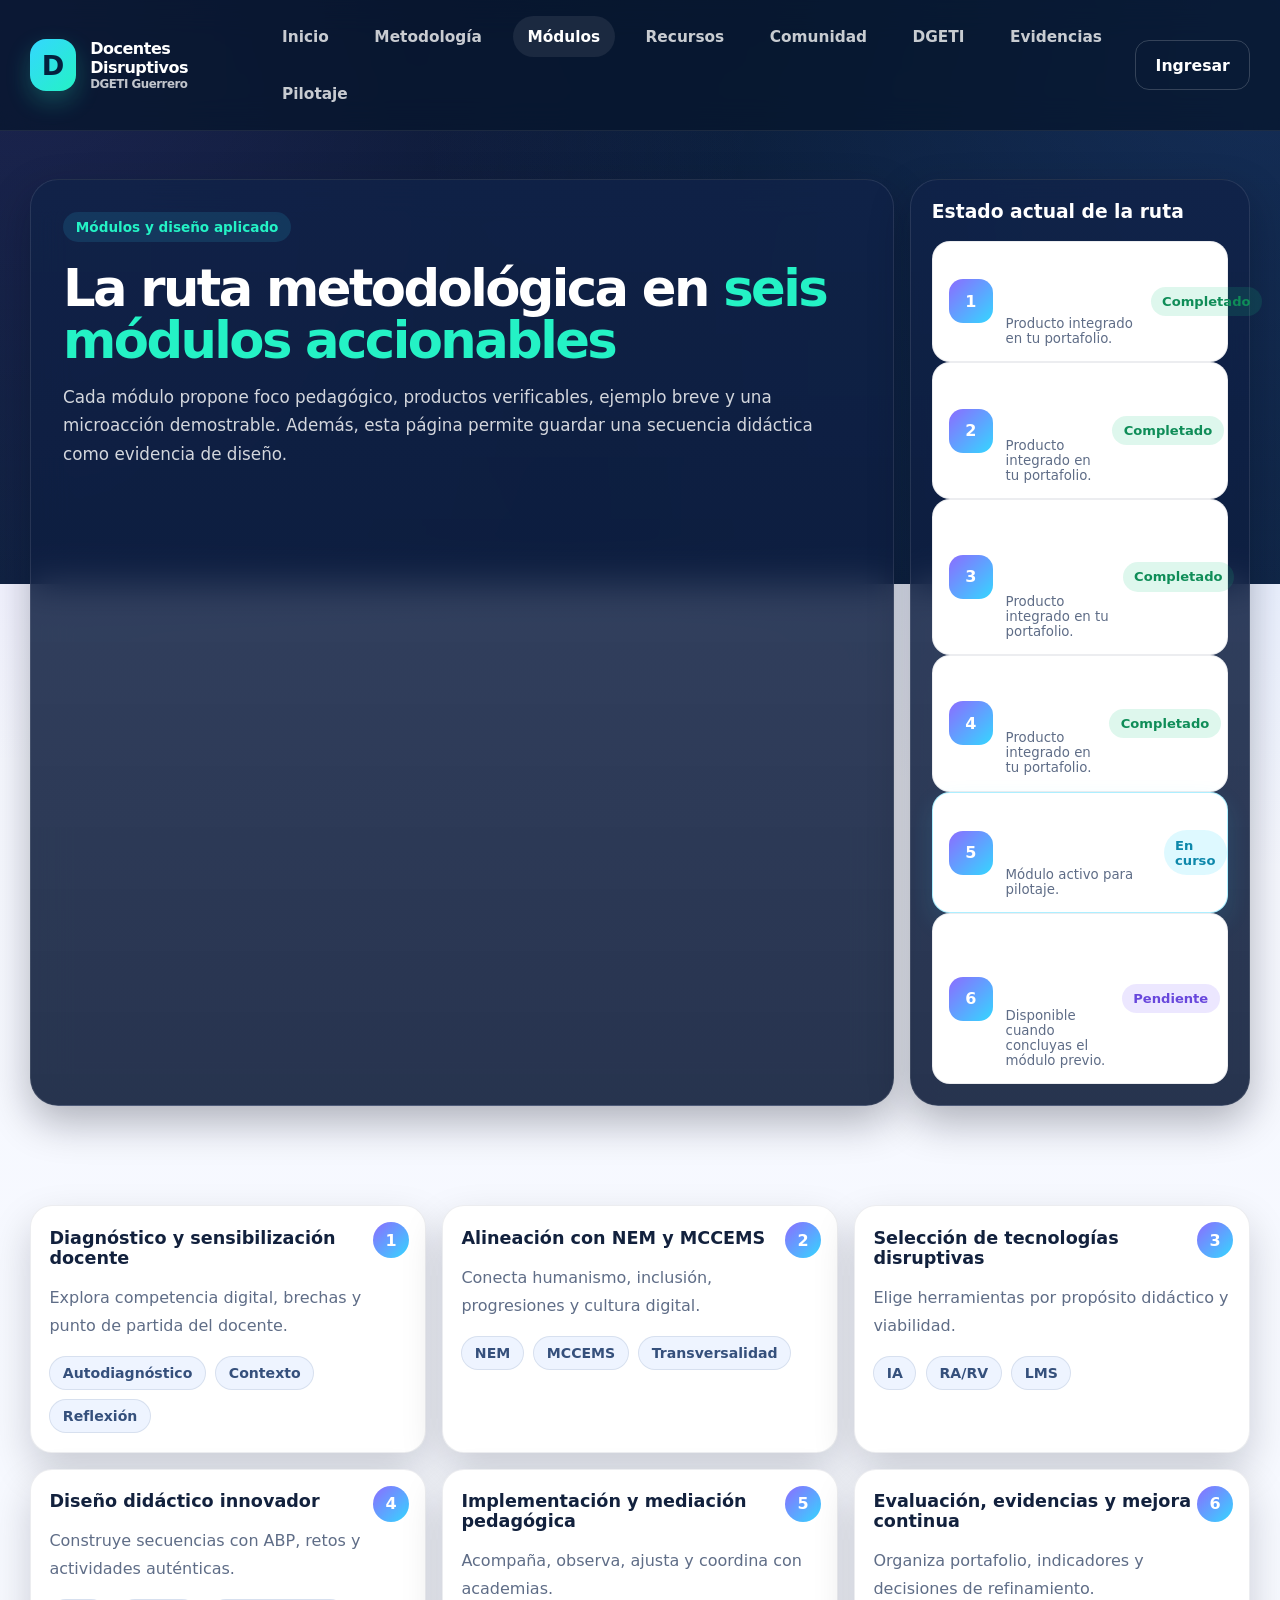
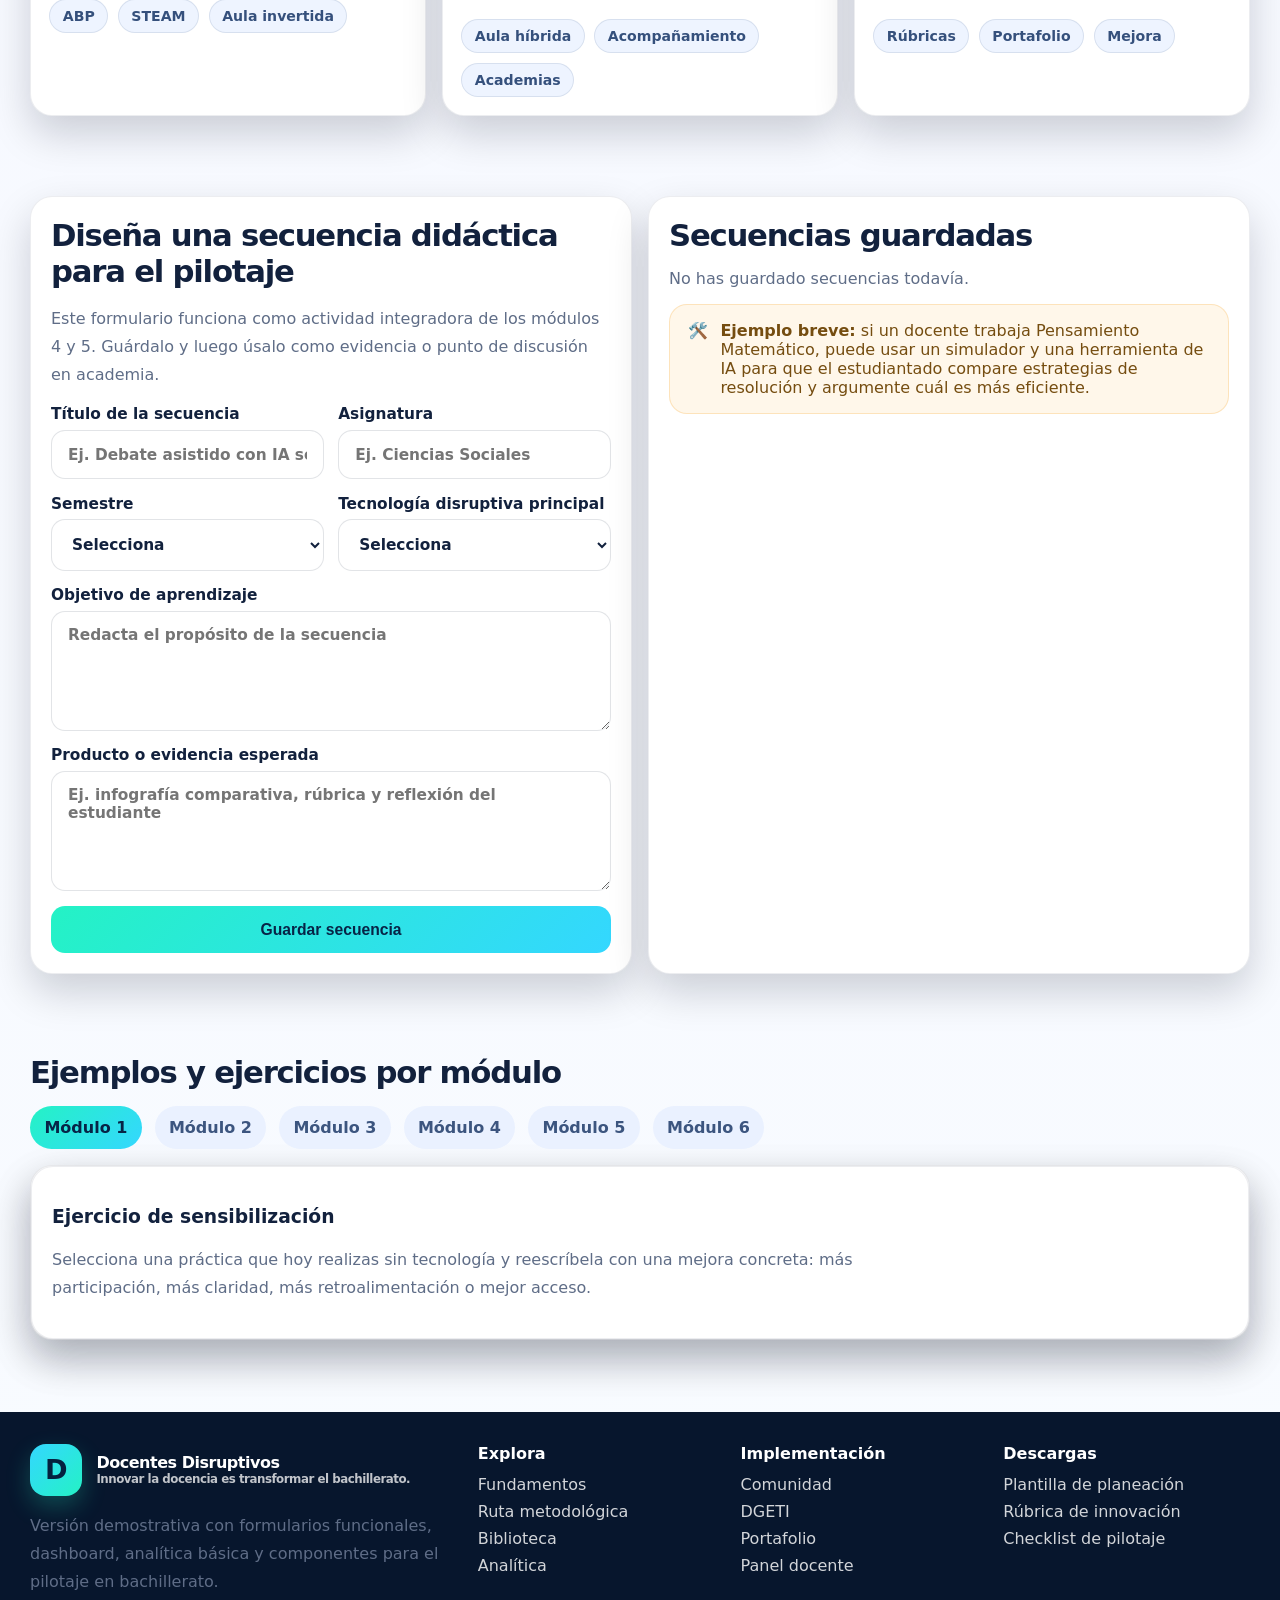
<file: modulos.html>
<!doctype html>
<html lang="es">
<head>
  <meta charset="utf-8">
  <meta name="viewport" content="width=device-width, initial-scale=1">
  <title>Módulos | Docentes Disruptivos</title>
  <meta name="description" content="Portal Docentes Disruptivos · Prototipo de pilotaje para docentes de bachillerato DGETI Guerrero.">
  <link rel="stylesheet" href="styles.css">
  
</head>
<body>
<header class="topbar">
  <div class="container nav">
    <a class="brand" href="index.html">
      <span class="brand-mark">D</span>
      <span>Docentes Disruptivos<small>DGETI Guerrero</small></span>
    </a>
    <button class="mobile-toggle" data-mobile-toggle aria-label="Abrir menú">☰</button>
    <nav class="nav-links" data-nav-links><a href="index.html" class="">Inicio</a><a href="metodologia.html" class="">Metodología</a><a href="modulos.html" class="active">Módulos</a><a href="recursos.html" class="">Recursos</a><a href="comunidad.html" class="">Comunidad</a><a href="dgeti.html" class="">DGETI</a><a href="evidencias.html" class="">Evidencias</a><a href="pilotaje.html" class="">Pilotaje</a></nav>
    <div class="nav-actions">
      <a class="btn btn-outline" href="dashboard.html">Ingresar</a>
    </div>
  </div>
</header>

<main>
  <section class="hero">
    <div class="container hero-split">
      <div class="hero-copy glass">
        <div class="eyebrow">Módulos y diseño aplicado</div>
        <h1>La ruta metodológica en <span class="highlight">seis módulos accionables</span></h1>
        <p class="lead">Cada módulo propone foco pedagógico, productos verificables, ejemplo breve y una microacción demostrable. Además, esta página permite guardar una secuencia didáctica como evidencia de diseño.</p>
      </div>
      <div class="hero-side-card glass">
        <h3 style="margin-top:0;color:#fff;">Estado actual de la ruta</h3>
        <div id="dashboard-route"></div>
      </div>
    </div>
  </section>

  <section class="section light">
    <div class="container route-grid">
      <article class="module-card"><span class="module-number">1</span><h3>Diagnóstico y sensibilización docente</h3><p class="section-intro">Explora competencia digital, brechas y punto de partida del docente.</p><div class="chip-row"><span class="chip">Autodiagnóstico</span><span class="chip">Contexto</span><span class="chip">Reflexión</span></div></article>
      <article class="module-card"><span class="module-number">2</span><h3>Alineación con NEM y MCCEMS</h3><p class="section-intro">Conecta humanismo, inclusión, progresiones y cultura digital.</p><div class="chip-row"><span class="chip">NEM</span><span class="chip">MCCEMS</span><span class="chip">Transversalidad</span></div></article>
      <article class="module-card"><span class="module-number">3</span><h3>Selección de tecnologías disruptivas</h3><p class="section-intro">Elige herramientas por propósito didáctico y viabilidad.</p><div class="chip-row"><span class="chip">IA</span><span class="chip">RA/RV</span><span class="chip">LMS</span></div></article>
      <article class="module-card"><span class="module-number">4</span><h3>Diseño didáctico innovador</h3><p class="section-intro">Construye secuencias con ABP, retos y actividades auténticas.</p><div class="chip-row"><span class="chip">ABP</span><span class="chip">STEAM</span><span class="chip">Aula invertida</span></div></article>
      <article class="module-card"><span class="module-number">5</span><h3>Implementación y mediación pedagógica</h3><p class="section-intro">Acompaña, observa, ajusta y coordina con academias.</p><div class="chip-row"><span class="chip">Aula híbrida</span><span class="chip">Acompañamiento</span><span class="chip">Academias</span></div></article>
      <article class="module-card"><span class="module-number">6</span><h3>Evaluación, evidencias y mejora continua</h3><p class="section-intro">Organiza portafolio, indicadores y decisiones de refinamiento.</p><div class="chip-row"><span class="chip">Rúbricas</span><span class="chip">Portafolio</span><span class="chip">Mejora</span></div></article>
    </div>
  </section>

  <section class="section">
    <div class="container grid-2">
      <article class="form-card">
        <h2>Diseña una secuencia didáctica para el pilotaje</h2>
        <p class="section-intro">Este formulario funciona como actividad integradora de los módulos 4 y 5. Guárdalo y luego úsalo como evidencia o punto de discusión en academia.</p>
        <div id="lesson-plan-notice" class="notice"></div>
        <form id="lesson-plan-form">
          <div class="field-grid">
            <label>Título de la secuencia
              <input type="text" name="titulo" placeholder="Ej. Debate asistido con IA sobre cambio climático" required>
            </label>
            <label>Asignatura
              <input type="text" name="asignatura" placeholder="Ej. Ciencias Sociales" required>
            </label>
          </div>
          <div class="field-grid">
            <label>Semestre
              <select name="semestre" required>
                <option value="">Selecciona</option>
                <option>1.º</option><option>2.º</option><option>3.º</option><option>4.º</option><option>5.º</option><option>6.º</option>
              </select>
            </label>
            <label>Tecnología disruptiva principal
              <select name="tecnologia" required>
                <option value="">Selecciona</option>
                <option>IA generativa</option>
                <option>Realidad aumentada</option>
                <option>Laboratorio virtual</option>
                <option>LMS y analítica</option>
                <option>Herramienta colaborativa</option>
              </select>
            </label>
          </div>
          <label>Objetivo de aprendizaje
            <textarea name="objetivo" placeholder="Redacta el propósito de la secuencia" required></textarea>
          </label>
          <label>Producto o evidencia esperada
            <textarea name="evidencia" placeholder="Ej. infografía comparativa, rúbrica y reflexión del estudiante"></textarea>
          </label>
          <button class="btn btn-primary" type="submit">Guardar secuencia</button>
        </form>
      </article>
      <article class="panel-card">
        <h2>Secuencias guardadas</h2>
        <div id="lesson-plan-list"></div>
        <div class="banner-note" style="margin-top:1rem;"><span>🛠️</span><div><strong>Ejemplo breve:</strong> si un docente trabaja Pensamiento Matemático, puede usar un simulador y una herramienta de IA para que el estudiantado compare estrategias de resolución y argumente cuál es más eficiente.</div></div>
      </article>
    </div>
  </section>

  <section class="section light">
    <div class="container">
      <h2>Ejemplos y ejercicios por módulo</h2>
      <div class="tabs" data-tab-group>
        <button class="tab-btn active" data-tab-btn="m1">Módulo 1</button>
        <button class="tab-btn" data-tab-btn="m2">Módulo 2</button>
        <button class="tab-btn" data-tab-btn="m3">Módulo 3</button>
        <button class="tab-btn" data-tab-btn="m4">Módulo 4</button>
        <button class="tab-btn" data-tab-btn="m5">Módulo 5</button>
        <button class="tab-btn" data-tab-btn="m6">Módulo 6</button>
      </div>
      <div class="tab-pane active" data-tab-pane="m1"><div class="panel-card"><h3>Ejercicio de sensibilización</h3><p class="section-intro">Selecciona una práctica que hoy realizas sin tecnología y reescríbela con una mejora concreta: más participación, más claridad, más retroalimentación o mejor acceso.</p></div></div>
      <div class="tab-pane" data-tab-pane="m2"><div class="panel-card"><h3>Ejercicio de alineación</h3><p class="section-intro">Toma una progresión del MCCEMS y vincúlala con un recurso sociocognitivo y una decisión de inclusión. El resultado puede convertirse en matriz de planeación.</p></div></div>
      <div class="tab-pane" data-tab-pane="m3"><div class="panel-card"><h3>Ejercicio de selección tecnológica</h3><p class="section-intro">Compara dos herramientas usando estos criterios: propósito pedagógico, accesibilidad, facilidad de implementación, evidencia que genera y riesgo ético.</p></div></div>
      <div class="tab-pane" data-tab-pane="m4"><div class="panel-card"><h3>Ejercicio de diseño</h3><p class="section-intro">Redacta una secuencia de tres momentos: apertura, desarrollo y cierre; en cada momento indica la mediación docente, la herramienta y la evidencia.</p></div></div>
      <div class="tab-pane" data-tab-pane="m5"><div class="panel-card"><h3>Ejercicio de implementación</h3><p class="section-intro">Define qué observarás durante la aplicación: participación, autonomía, tiempo, dificultades técnicas y calidad de la interacción.</p></div></div>
      <div class="tab-pane" data-tab-pane="m6"><div class="panel-card"><h3>Ejercicio de evaluación</h3><p class="section-intro">Organiza tres evidencias mínimas del pilotaje y escribe una reflexión docente breve con hallazgos, ajustes y siguiente paso.</p></div></div>
    </div>
  </section>
</main>

<footer class="footer">
  <div class="container footer-grid">
    <div>
      <div class="brand"><span class="brand-mark">D</span><span>Docentes Disruptivos<small>Innovar la docencia es transformar el bachillerato.</small></span></div>
      <p class="section-intro">Versión demostrativa con formularios funcionales, dashboard, analítica básica y componentes para el pilotaje en bachillerato.</p>
    </div>
    <div>
      <strong>Explora</strong>
      <ul>
        <li><a href="metodologia.html">Fundamentos</a></li>
        <li><a href="modulos.html">Ruta metodológica</a></li>
        <li><a href="recursos.html">Biblioteca</a></li>
        <li><a href="pilotaje.html">Analítica</a></li>
      </ul>
    </div>
    <div>
      <strong>Implementación</strong>
      <ul>
        <li><a href="comunidad.html">Comunidad</a></li>
        <li><a href="dgeti.html">DGETI</a></li>
        <li><a href="evidencias.html">Portafolio</a></li>
        <li><a href="dashboard.html">Panel docente</a></li>
      </ul>
    </div>
    <div>
      <strong>Descargas</strong>
      <ul>
        <li><a href="assets/downloads/plantilla-planeacion.txt" download>Plantilla de planeación</a></li>
        <li><a href="assets/downloads/rubrica-innovacion.csv" download>Rúbrica de innovación</a></li>
        <li><a href="assets/downloads/checklist-pilotaje.md" download>Checklist de pilotaje</a></li>
      </ul>
    </div>
  </div>
</footer>
<script src="app.js"></script>
</body>
</html>
</file>
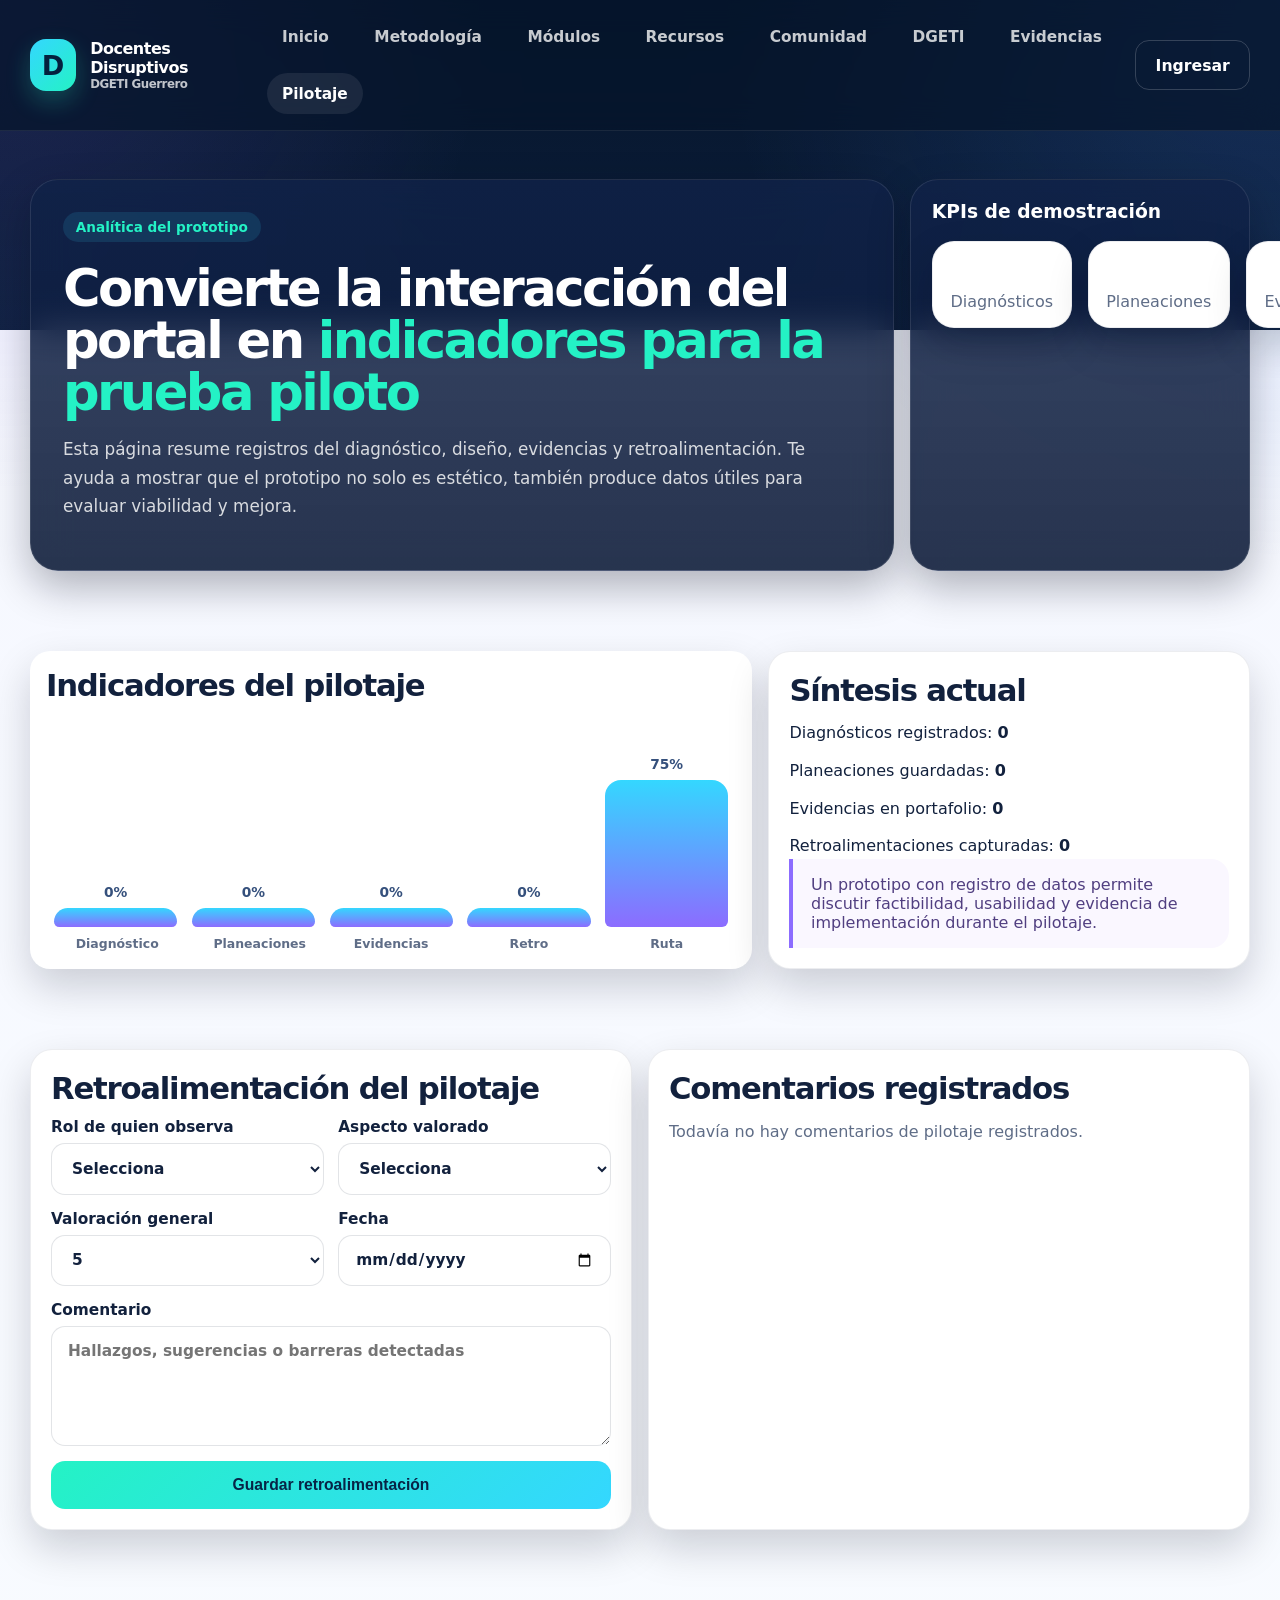
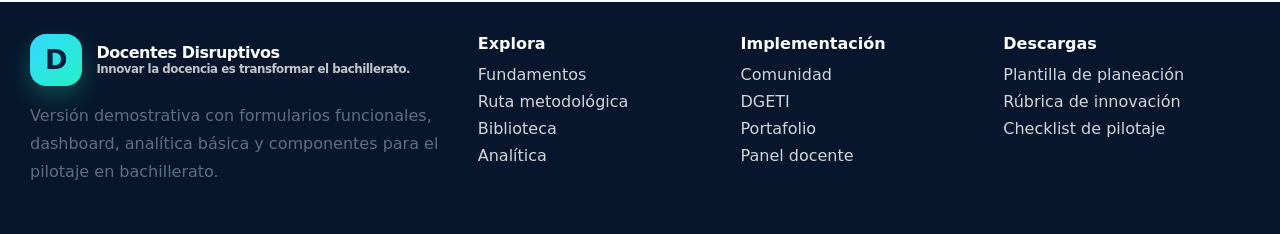
<file: pilotaje.html>
<!doctype html>
<html lang="es">
<head>
  <meta charset="utf-8">
  <meta name="viewport" content="width=device-width, initial-scale=1">
  <title>Pilotaje | Docentes Disruptivos</title>
  <meta name="description" content="Portal Docentes Disruptivos · Prototipo de pilotaje para docentes de bachillerato DGETI Guerrero.">
  <link rel="stylesheet" href="styles.css">
  
</head>
<body>
<header class="topbar">
  <div class="container nav">
    <a class="brand" href="index.html">
      <span class="brand-mark">D</span>
      <span>Docentes Disruptivos<small>DGETI Guerrero</small></span>
    </a>
    <button class="mobile-toggle" data-mobile-toggle aria-label="Abrir menú">☰</button>
    <nav class="nav-links" data-nav-links><a href="index.html" class="">Inicio</a><a href="metodologia.html" class="">Metodología</a><a href="modulos.html" class="">Módulos</a><a href="recursos.html" class="">Recursos</a><a href="comunidad.html" class="">Comunidad</a><a href="dgeti.html" class="">DGETI</a><a href="evidencias.html" class="">Evidencias</a><a href="pilotaje.html" class="active">Pilotaje</a></nav>
    <div class="nav-actions">
      <a class="btn btn-outline" href="dashboard.html">Ingresar</a>
    </div>
  </div>
</header>

<main>
  <section class="hero">
    <div class="container hero-split">
      <div class="hero-copy glass">
        <div class="eyebrow">Analítica del prototipo</div>
        <h1>Convierte la interacción del portal en <span class="highlight">indicadores para la prueba piloto</span></h1>
        <p class="lead">Esta página resume registros del diagnóstico, diseño, evidencias y retroalimentación. Te ayuda a mostrar que el prototipo no solo es estético, también produce datos útiles para evaluar viabilidad y mejora.</p>
      </div>
      <aside class="hero-side-card glass">
        <h3 style="margin-top:0;color:#fff;">KPIs de demostración</h3>
        <div class="stats-grid">
          <div class="stat-card"><strong data-kpi-diagnostics>0</strong><span class="muted">Diagnósticos</span></div>
          <div class="stat-card"><strong data-kpi-plans>0</strong><span class="muted">Planeaciones</span></div>
          <div class="stat-card"><strong data-kpi-evidence>0</strong><span class="muted">Evidencias</span></div>
          <div class="stat-card"><strong data-kpi-feedback>0</strong><span class="muted">Retroalimentaciones</span></div>
        </div>
      </aside>
    </div>
  </section>

  <section class="section light">
    <div class="container analytics-grid">
      <article class="chart">
        <h2>Indicadores del pilotaje</h2>
        <div id="pilotage-bars" class="bar-chart"></div>
      </article>
      <article class="panel-card">
        <h2>Síntesis actual</h2>
        <ul id="pilotage-summary" class="list-clean"></ul>
        <div class="quote">Un prototipo con registro de datos permite discutir factibilidad, usabilidad y evidencia de implementación durante el pilotaje.</div>
      </article>
    </div>
  </section>

  <section class="section">
    <div class="container grid-2">
      <article class="form-card">
        <h2>Retroalimentación del pilotaje</h2>
        <div id="feedback-notice" class="notice"></div>
        <form id="feedback-form">
          <div class="field-grid">
            <label>Rol de quien observa
              <select name="rol" required>
                <option value="">Selecciona</option>
                <option>Docente participante</option>
                <option>Directivo</option>
                <option>Jefe de academia</option>
                <option>Par académico</option>
              </select>
            </label>
            <label>Aspecto valorado
              <select name="aspecto" required>
                <option value="">Selecciona</option>
                <option>Usabilidad</option>
                <option>Pertinencia pedagógica</option>
                <option>Claridad de la ruta</option>
                <option>Utilidad institucional</option>
              </select>
            </label>
          </div>
          <div class="field-grid">
            <label>Valoración general
              <select name="valoracion" required>
                <option>5</option><option>4</option><option>3</option><option>2</option><option>1</option>
              </select>
            </label>
            <label>Fecha
              <input type="date" name="fecha">
            </label>
          </div>
          <label>Comentario
            <textarea name="comentario" placeholder="Hallazgos, sugerencias o barreras detectadas" required></textarea>
          </label>
          <button class="btn btn-primary" type="submit">Guardar retroalimentación</button>
        </form>
      </article>
      <article class="panel-card">
        <h2>Comentarios registrados</h2>
        <div id="feedback-list"></div>
      </article>
    </div>
  </section>
</main>

<footer class="footer">
  <div class="container footer-grid">
    <div>
      <div class="brand"><span class="brand-mark">D</span><span>Docentes Disruptivos<small>Innovar la docencia es transformar el bachillerato.</small></span></div>
      <p class="section-intro">Versión demostrativa con formularios funcionales, dashboard, analítica básica y componentes para el pilotaje en bachillerato.</p>
    </div>
    <div>
      <strong>Explora</strong>
      <ul>
        <li><a href="metodologia.html">Fundamentos</a></li>
        <li><a href="modulos.html">Ruta metodológica</a></li>
        <li><a href="recursos.html">Biblioteca</a></li>
        <li><a href="pilotaje.html">Analítica</a></li>
      </ul>
    </div>
    <div>
      <strong>Implementación</strong>
      <ul>
        <li><a href="comunidad.html">Comunidad</a></li>
        <li><a href="dgeti.html">DGETI</a></li>
        <li><a href="evidencias.html">Portafolio</a></li>
        <li><a href="dashboard.html">Panel docente</a></li>
      </ul>
    </div>
    <div>
      <strong>Descargas</strong>
      <ul>
        <li><a href="assets/downloads/plantilla-planeacion.txt" download>Plantilla de planeación</a></li>
        <li><a href="assets/downloads/rubrica-innovacion.csv" download>Rúbrica de innovación</a></li>
        <li><a href="assets/downloads/checklist-pilotaje.md" download>Checklist de pilotaje</a></li>
      </ul>
    </div>
  </div>
</footer>
<script src="app.js"></script>
</body>
</html>
</file>
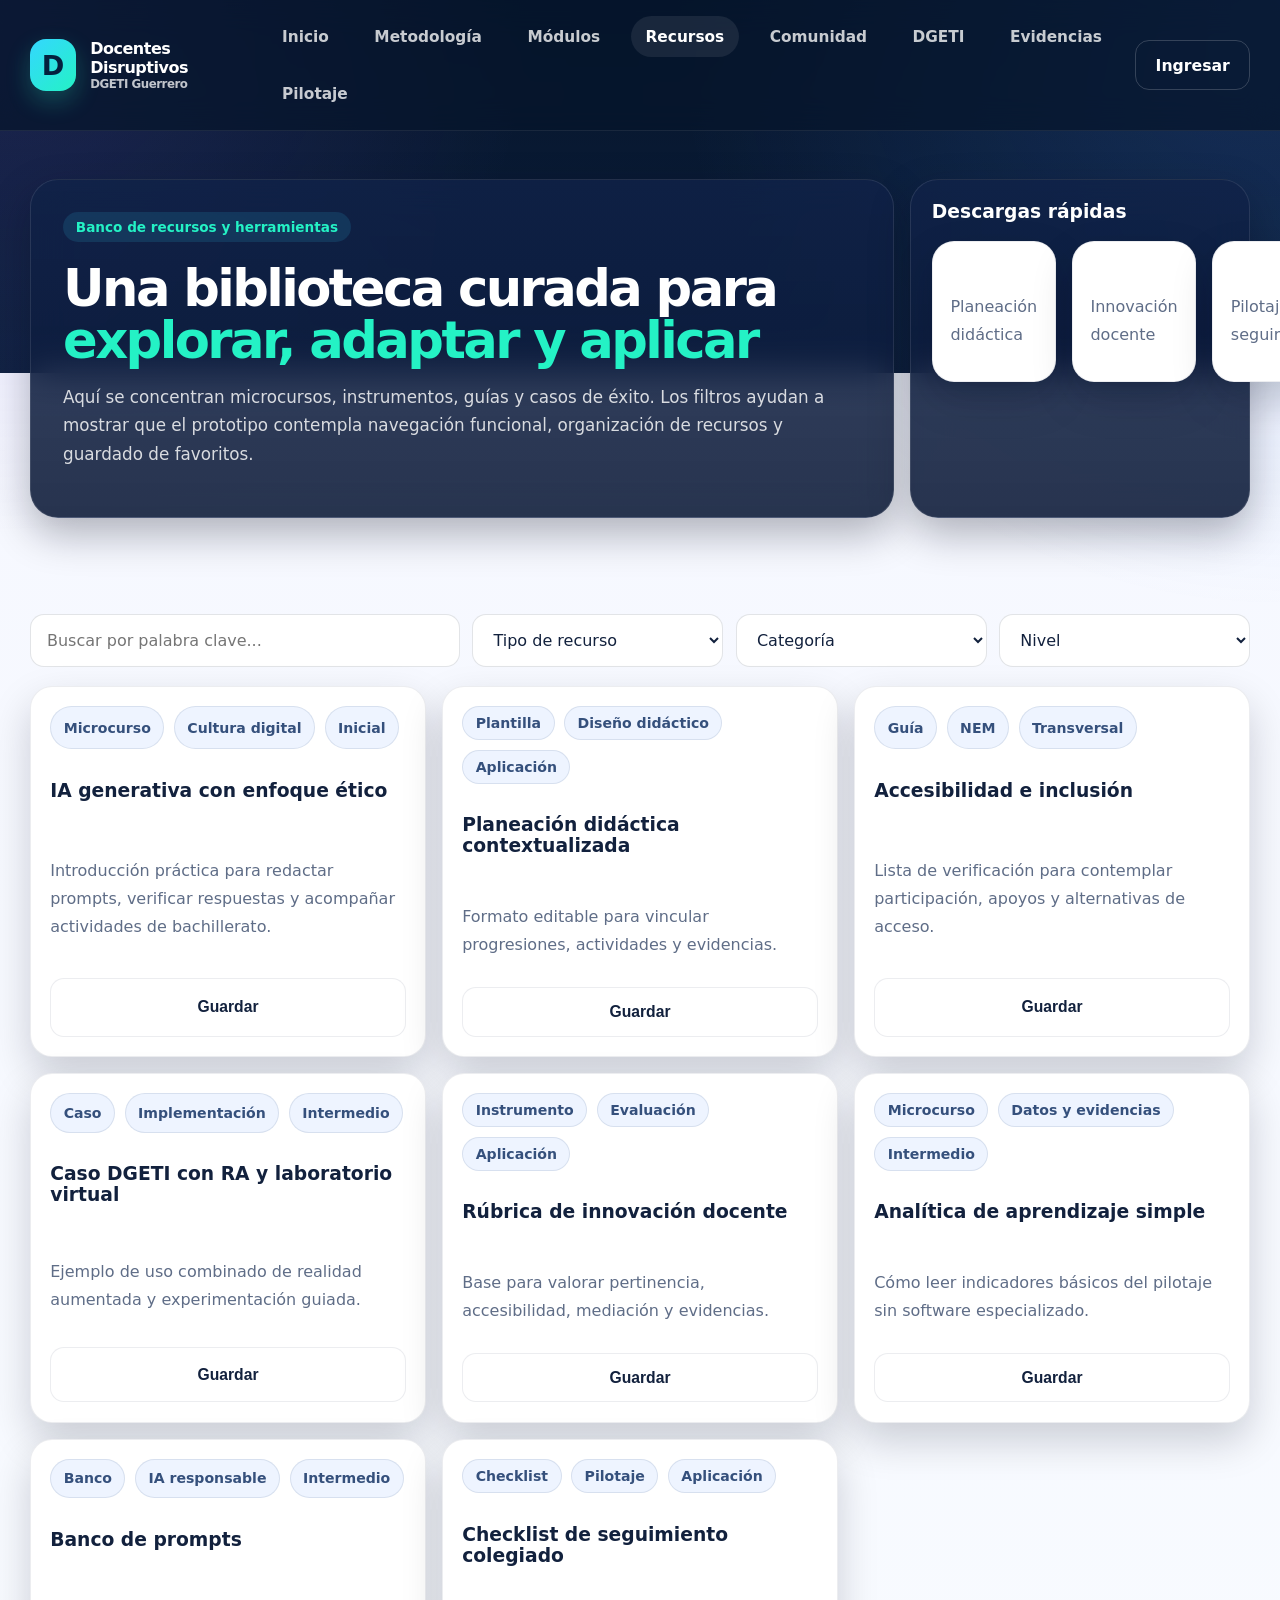
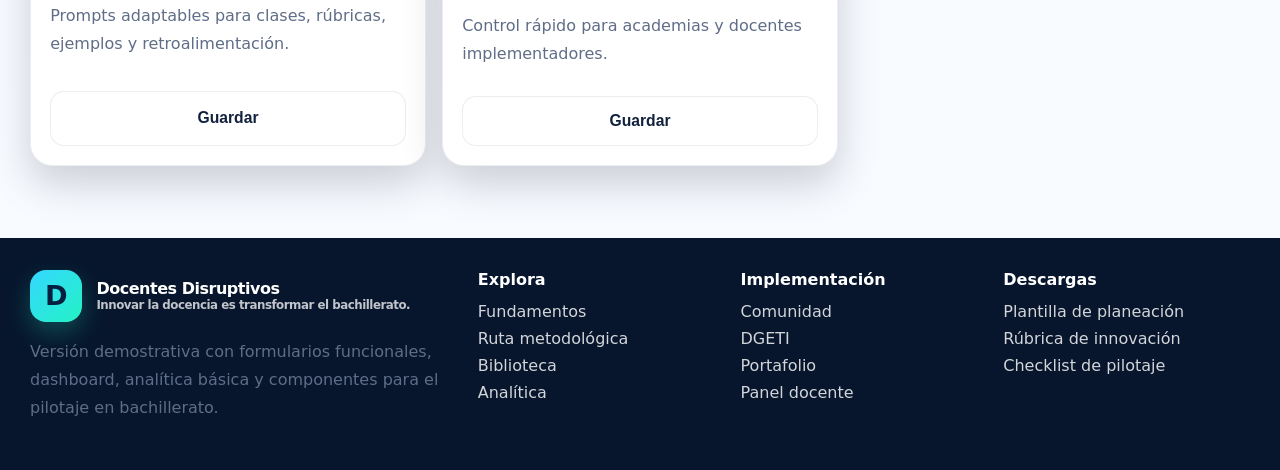
<file: recursos.html>
<!doctype html>
<html lang="es">
<head>
  <meta charset="utf-8">
  <meta name="viewport" content="width=device-width, initial-scale=1">
  <title>Recursos | Docentes Disruptivos</title>
  <meta name="description" content="Portal Docentes Disruptivos · Prototipo de pilotaje para docentes de bachillerato DGETI Guerrero.">
  <link rel="stylesheet" href="styles.css">
  
</head>
<body>
<header class="topbar">
  <div class="container nav">
    <a class="brand" href="index.html">
      <span class="brand-mark">D</span>
      <span>Docentes Disruptivos<small>DGETI Guerrero</small></span>
    </a>
    <button class="mobile-toggle" data-mobile-toggle aria-label="Abrir menú">☰</button>
    <nav class="nav-links" data-nav-links><a href="index.html" class="">Inicio</a><a href="metodologia.html" class="">Metodología</a><a href="modulos.html" class="">Módulos</a><a href="recursos.html" class="active">Recursos</a><a href="comunidad.html" class="">Comunidad</a><a href="dgeti.html" class="">DGETI</a><a href="evidencias.html" class="">Evidencias</a><a href="pilotaje.html" class="">Pilotaje</a></nav>
    <div class="nav-actions">
      <a class="btn btn-outline" href="dashboard.html">Ingresar</a>
    </div>
  </div>
</header>

<main>
  <section class="hero">
    <div class="container hero-split">
      <div class="hero-copy glass">
        <div class="eyebrow">Banco de recursos y herramientas</div>
        <h1>Una biblioteca curada para <span class="highlight">explorar, adaptar y aplicar</span></h1>
        <p class="lead">Aquí se concentran microcursos, instrumentos, guías y casos de éxito. Los filtros ayudan a mostrar que el prototipo contempla navegación funcional, organización de recursos y guardado de favoritos.</p>
      </div>
      <div class="hero-side-card glass">
        <h3 style="margin-top:0;color:#fff;">Descargas rápidas</h3>
        <div class="download-grid">
          <a class="download-card" href="assets/downloads/plantilla-planeacion.txt" download><strong>Plantilla</strong><p class="section-intro">Planeación didáctica</p></a>
          <a class="download-card" href="assets/downloads/rubrica-innovacion.csv" download><strong>Rúbrica</strong><p class="section-intro">Innovación docente</p></a>
          <a class="download-card" href="assets/downloads/checklist-pilotaje.md" download><strong>Checklist</strong><p class="section-intro">Pilotaje y seguimiento</p></a>
        </div>
      </div>
    </div>
  </section>

  <section class="section light">
    <div class="container">
      <div class="filter-bar">
        <input id="resource-search" type="search" placeholder="Buscar por palabra clave...">
        <select id="resource-type">
          <option value="">Tipo de recurso</option>
          <option>Microcurso</option><option>Plantilla</option><option>Guía</option><option>Caso</option><option>Instrumento</option><option>Banco</option><option>Checklist</option>
        </select>
        <select id="resource-category">
          <option value="">Categoría</option>
          <option>Cultura digital</option><option>Diseño didáctico</option><option>NEM</option><option>Implementación</option><option>Evaluación</option><option>Datos y evidencias</option><option>IA responsable</option><option>Pilotaje</option>
        </select>
        <select id="resource-level">
          <option value="">Nivel</option>
          <option>Inicial</option><option>Intermedio</option><option>Aplicación</option><option>Transversal</option>
        </select>
      </div>
      <div class="resource-grid">
        <article class="resource-card" data-resource-card data-type="Microcurso" data-category="Cultura digital" data-level="Inicial" data-resource-text="microcurso ia generativa cultura digital inicial"><div class="chip-row"><span class="chip">Microcurso</span><span class="chip">Cultura digital</span><span class="chip">Inicial</span></div><h3>IA generativa con enfoque ético</h3><p class="section-intro">Introducción práctica para redactar prompts, verificar respuestas y acompañar actividades de bachillerato.</p><button class="btn btn-light" data-bookmark="recurso-1">Guardar</button></article>
        <article class="resource-card" data-resource-card data-type="Plantilla" data-category="Diseño didáctico" data-level="Aplicación" data-resource-text="plantilla planeacion contextualizada diseño didáctico aplicación"><div class="chip-row"><span class="chip">Plantilla</span><span class="chip">Diseño didáctico</span><span class="chip">Aplicación</span></div><h3>Planeación didáctica contextualizada</h3><p class="section-intro">Formato editable para vincular progresiones, actividades y evidencias.</p><button class="btn btn-light" data-bookmark="recurso-2">Guardar</button></article>
        <article class="resource-card" data-resource-card data-type="Guía" data-category="NEM" data-level="Transversal" data-resource-text="guia accesibilidad inclusion NEM transversal"><div class="chip-row"><span class="chip">Guía</span><span class="chip">NEM</span><span class="chip">Transversal</span></div><h3>Accesibilidad e inclusión</h3><p class="section-intro">Lista de verificación para contemplar participación, apoyos y alternativas de acceso.</p><button class="btn btn-light" data-bookmark="recurso-3">Guardar</button></article>
        <article class="resource-card" data-resource-card data-type="Caso" data-category="Implementación" data-level="Intermedio" data-resource-text="caso de éxito DGETI implementación intermedio"><div class="chip-row"><span class="chip">Caso</span><span class="chip">Implementación</span><span class="chip">Intermedio</span></div><h3>Caso DGETI con RA y laboratorio virtual</h3><p class="section-intro">Ejemplo de uso combinado de realidad aumentada y experimentación guiada.</p><button class="btn btn-light" data-bookmark="recurso-4">Guardar</button></article>
        <article class="resource-card" data-resource-card data-type="Instrumento" data-category="Evaluación" data-level="Aplicación" data-resource-text="rubrica innovación evaluación aplicación"><div class="chip-row"><span class="chip">Instrumento</span><span class="chip">Evaluación</span><span class="chip">Aplicación</span></div><h3>Rúbrica de innovación docente</h3><p class="section-intro">Base para valorar pertinencia, accesibilidad, mediación y evidencias.</p><button class="btn btn-light" data-bookmark="recurso-5">Guardar</button></article>
        <article class="resource-card" data-resource-card data-type="Microcurso" data-category="Datos y evidencias" data-level="Intermedio" data-resource-text="analitica aprendizaje datos evidencias intermedio"><div class="chip-row"><span class="chip">Microcurso</span><span class="chip">Datos y evidencias</span><span class="chip">Intermedio</span></div><h3>Analítica de aprendizaje simple</h3><p class="section-intro">Cómo leer indicadores básicos del pilotaje sin software especializado.</p><button class="btn btn-light" data-bookmark="recurso-6">Guardar</button></article>
        <article class="resource-card" data-resource-card data-type="Banco" data-category="IA responsable" data-level="Intermedio" data-resource-text="banco prompts ia responsable intermedio"><div class="chip-row"><span class="chip">Banco</span><span class="chip">IA responsable</span><span class="chip">Intermedio</span></div><h3>Banco de prompts</h3><p class="section-intro">Prompts adaptables para clases, rúbricas, ejemplos y retroalimentación.</p><button class="btn btn-light" data-bookmark="recurso-7">Guardar</button></article>
        <article class="resource-card" data-resource-card data-type="Checklist" data-category="Pilotaje" data-level="Aplicación" data-resource-text="checklist pilotaje aplicación"><div class="chip-row"><span class="chip">Checklist</span><span class="chip">Pilotaje</span><span class="chip">Aplicación</span></div><h3>Checklist de seguimiento colegiado</h3><p class="section-intro">Control rápido para academias y docentes implementadores.</p><button class="btn btn-light" data-bookmark="recurso-8">Guardar</button></article>
      </div>
    </div>
  </section>
</main>

<footer class="footer">
  <div class="container footer-grid">
    <div>
      <div class="brand"><span class="brand-mark">D</span><span>Docentes Disruptivos<small>Innovar la docencia es transformar el bachillerato.</small></span></div>
      <p class="section-intro">Versión demostrativa con formularios funcionales, dashboard, analítica básica y componentes para el pilotaje en bachillerato.</p>
    </div>
    <div>
      <strong>Explora</strong>
      <ul>
        <li><a href="metodologia.html">Fundamentos</a></li>
        <li><a href="modulos.html">Ruta metodológica</a></li>
        <li><a href="recursos.html">Biblioteca</a></li>
        <li><a href="pilotaje.html">Analítica</a></li>
      </ul>
    </div>
    <div>
      <strong>Implementación</strong>
      <ul>
        <li><a href="comunidad.html">Comunidad</a></li>
        <li><a href="dgeti.html">DGETI</a></li>
        <li><a href="evidencias.html">Portafolio</a></li>
        <li><a href="dashboard.html">Panel docente</a></li>
      </ul>
    </div>
    <div>
      <strong>Descargas</strong>
      <ul>
        <li><a href="assets/downloads/plantilla-planeacion.txt" download>Plantilla de planeación</a></li>
        <li><a href="assets/downloads/rubrica-innovacion.csv" download>Rúbrica de innovación</a></li>
        <li><a href="assets/downloads/checklist-pilotaje.md" download>Checklist de pilotaje</a></li>
      </ul>
    </div>
  </div>
</footer>
<script src="app.js"></script>
</body>
</html>
</file>
<file: styles.css>
:root {
  --bg: #07162d;
  --bg-soft: #0c2345;
  --bg-card: rgba(10, 24, 54, 0.82);
  --paper: #eef3ff;
  --text: #12213d;
  --muted: #5f6d87;
  --line: rgba(255,255,255,0.08);
  --line-dark: rgba(18,33,61,0.08);
  --primary: #34d7ff;
  --primary-2: #24f2c5;
  --secondary: #8c6cff;
  --accent: #f8b44c;
  --success: #19c37d;
  --danger: #ff6c8b;
  --shadow: 0 18px 40px rgba(2, 10, 28, 0.18);
  --radius-xl: 28px;
  --radius-lg: 22px;
  --radius-md: 16px;
  --radius-sm: 12px;
  --max: 1220px;
}
* { box-sizing: border-box; }
html { scroll-behavior: smooth; }
body {
  margin: 0;
  font-family: Inter, ui-sans-serif, system-ui, -apple-system, BlinkMacSystemFont, "Segoe UI", sans-serif;
  color: var(--text);
  background:
    radial-gradient(circle at top right, rgba(76, 142, 255, 0.2), transparent 25%),
    radial-gradient(circle at top left, rgba(140,108,255,0.16), transparent 22%),
    linear-gradient(180deg, #06152c 0%, #0c1f3b 18%, #f6f8ff 18%, #f8fbff 100%);
  min-height: 100vh;
}
a { color: inherit; text-decoration: none; }
img { max-width: 100%; display: block; }
.container { width: min(calc(100% - 2rem), var(--max)); margin: 0 auto; }
.topbar {
  position: sticky;
  top: 0;
  z-index: 50;
  backdrop-filter: blur(16px);
  background: rgba(6, 21, 44, 0.72);
  border-bottom: 1px solid rgba(255,255,255,0.08);
}
.nav {
  display: flex;
  align-items: center;
  justify-content: space-between;
  gap: 1rem;
  padding: 1rem 0;
}
.brand { display:flex; align-items:center; gap:.9rem; color: #fff; font-weight: 800; letter-spacing: -.03em; }
.brand-mark {
  width: 52px; height: 52px; border-radius: 16px;
  background: linear-gradient(135deg, var(--primary), var(--primary-2));
  color: #04203e; display:grid; place-items:center; font-size:1.7rem; box-shadow: 0 10px 24px rgba(36,242,197,0.24);
}
.brand small { display:block; font-size:.74rem; font-weight:600; opacity:.75; }
.nav-links { display:flex; gap:1rem; flex-wrap:wrap; }
.nav-links a {
  color: rgba(255,255,255,.78); padding:.72rem .92rem; border-radius:999px; font-weight:600; font-size:.96rem;
}
.nav-links a.active, .nav-links a:hover { color:#fff; background: rgba(255,255,255,0.08); }
.nav-actions { display:flex; align-items:center; gap:.75rem; }
.mobile-toggle { display:none; background:transparent; border:none; color:#fff; font-size:1.6rem; }
.hero {
  padding: 3rem 0 2.5rem;
  color: #fff;
}
.hero-grid { display:grid; grid-template-columns: 1.1fr .9fr; gap: 1.3rem; align-items: center; }
.glass, .hero-card {
  background: linear-gradient(180deg, rgba(16,34,72,.82), rgba(10,24,54,.88));
  border: 1px solid rgba(255,255,255,.1);
  box-shadow: 0 16px 40px rgba(5,11,26,.3);
  backdrop-filter: blur(18px);
  border-radius: var(--radius-xl);
}
.hero-copy { padding: 2rem; }
.eyebrow {
  display:inline-flex; align-items:center; gap:.5rem; padding:.45rem .8rem; border-radius:999px; background: rgba(52,215,255,0.12); color: var(--primary-2); font-size: .85rem; font-weight:700; margin-bottom:1rem;
}
.hero h1 { font-size: clamp(2.2rem, 4vw, 4.4rem); line-height: 1.02; margin:.2rem 0 1rem; letter-spacing:-.05em; }
.hero p.lead { font-size: 1.05rem; line-height:1.7; color: rgba(255,255,255,.82); }
.highlight { color: var(--primary-2); }
.hero-actions, .toolbar { display:flex; gap:.8rem; flex-wrap:wrap; margin-top:1.25rem; }
.btn {
  display:inline-flex; align-items:center; justify-content:center; gap:.55rem; border:none; border-radius: 14px; padding:.92rem 1.2rem; font-weight:700; cursor:pointer; transition:.18s ease; font-size: .98rem;
}
.btn:hover { transform: translateY(-1px); }
.btn-primary { background: linear-gradient(135deg, var(--primary-2), var(--primary)); color:#072446; }
.btn-secondary { background: rgba(255,255,255,.08); color:#fff; border:1px solid rgba(255,255,255,.12); }
.btn-outline { background: transparent; color:#fff; border:1px solid rgba(255,255,255,.18); }
.btn-light { background:#fff; color: var(--text); border:1px solid var(--line-dark); }
.btn-danger { background: linear-gradient(135deg, #ff86a0, #ff6c8b); color:#fff; }
.hero-visual { padding: 1rem; overflow:hidden; }
.hero-visual img { width:100%; border-radius: 20px; }
.metric-grid { display:grid; grid-template-columns: repeat(4,1fr); gap: .75rem; margin-top: 1.3rem; }
.metric {
  padding: 1rem; border-radius: 18px; background: rgba(255,255,255,.05); border: 1px solid rgba(255,255,255,.08);
}
.metric strong { display:block; font-size:1.5rem; color:#fff; }
.metric span { color: rgba(255,255,255,.74); font-size: .9rem; }
.section { padding: 2.5rem 0; }
.section h2, .section h1 { margin:0 0 .8rem; font-size: clamp(1.7rem, 2.4vw, 2.6rem); letter-spacing:-.04em; }
.section-intro { color: var(--muted); line-height:1.75; max-width: 880px; }
.light { background: transparent; }
.card-grid { display:grid; grid-template-columns: repeat(4,1fr); gap: 1rem; margin-top:1.25rem; }
.card, .panel-card, .feature-card, .table-card, .stat-card, .module-card, .resource-card, .forum-card, .form-card, .timeline-card, .download-card, .tab-pane {
  background:#fff; border:1px solid rgba(18,33,61,.08); border-radius: var(--radius-lg); box-shadow: var(--shadow);
}
.card, .panel-card, .feature-card, .table-card, .form-card, .timeline-card { padding: 1.25rem; }
.dark-card {
  background: linear-gradient(180deg, rgba(12, 35, 69, 0.98), rgba(8, 24, 53, 0.98));
  color:#fff;
  border:1px solid rgba(255,255,255,.08);
}
.dark-card .section-intro, .dark-card p, .dark-card li { color: rgba(255,255,255,.74); }
.icon-badge {
  width: 48px; height: 48px; border-radius: 14px; display:grid; place-items:center; background: linear-gradient(135deg, rgba(140,108,255,.16), rgba(52,215,255,.16)); color: var(--secondary); font-size:1.35rem; margin-bottom: .95rem;
}
.route-grid, .alignment-grid, .dashboard-panels, .grid-3, .grid-2, .theory-grid, .resource-grid, .forum-grid, .analytics-grid, .stats-grid, .download-grid {
  display:grid; gap: 1rem;
}
.route-grid { grid-template-columns: repeat(3, 1fr); margin-top: 1.2rem; }
.alignment-grid { grid-template-columns: repeat(3, 1fr); margin-top: 1.2rem; }
.grid-3, .theory-grid, .resource-grid { grid-template-columns: repeat(3, 1fr); }
.grid-2 { grid-template-columns: repeat(2, 1fr); }
.dashboard-panels { grid-template-columns: repeat(3, 1fr); }
.stats-grid { grid-template-columns: repeat(4,1fr); }
.analytics-grid { grid-template-columns: 1.2fr .8fr; }
.download-grid { grid-template-columns: repeat(3,1fr); }
.module-card { padding: 1.15rem; position: relative; overflow:hidden; }
.module-card h3 { margin: .2rem 0 .7rem; font-size:1.1rem; }
.module-number {
  position:absolute; top:1rem; right:1rem; width: 36px; height:36px; border-radius: 50%; background: linear-gradient(135deg, var(--secondary), var(--primary)); color:#fff; font-weight:800; display:grid; place-items:center;
}
.list-clean { list-style:none; padding:0; margin:0; display:grid; gap:.75rem; }
.list-clean li { line-height:1.6; }
.pill-list, .tag-list, .chip-row { display:flex; flex-wrap:wrap; gap:.6rem; }
.pill, .tag, .chip {
  display:inline-flex; align-items:center; gap:.35rem; padding:.5rem .78rem; border-radius:999px; background:#eef4ff; color:#35507c; font-weight:600; font-size:.88rem; border:1px solid rgba(53,80,124,.12);
}
.dark-card .pill, .dark-card .tag, .dark-card .chip { background: rgba(255,255,255,.08); color:#fff; border-color: rgba(255,255,255,.08); }
.two-col { display:grid; grid-template-columns: 1fr 1fr; gap: 1rem; }
.steps { display:grid; grid-template-columns: repeat(5,1fr); gap: .8rem; }
.step { padding: 1rem; border-radius:18px; background: rgba(255,255,255,.05); border:1px solid rgba(255,255,255,.08); }
.community-band { display:grid; grid-template-columns: .9fr 1.1fr; overflow:hidden; }
.community-band img { height:100%; object-fit: cover; }
.footer { background:#07162d; color:#fff; padding: 2rem 0; margin-top: 2rem; }
.footer-grid { display:grid; grid-template-columns: 1.4fr repeat(3,.8fr); gap: 1rem; align-items:flex-start; }
.footer ul { list-style:none; padding:0; margin:.8rem 0 0; display:grid; gap:.5rem; }
.footer a { color: rgba(255,255,255,.82); }
.searchbar, .input, .select, textarea, input[type="text"], input[type="email"], input[type="date"], input[type="number"], input[type="search"], select {
  width:100%; border-radius:14px; border:1px solid rgba(18,33,61,.12); padding:.92rem 1rem; font: inherit; color: var(--text); background:#fff; outline:none;
}
textarea { min-height: 120px; resize: vertical; }
label { display:grid; gap:.42rem; font-weight:700; font-size:.96rem; color: var(--text); }
.field-grid { display:grid; grid-template-columns: repeat(2,1fr); gap: .9rem; }
.form-card form { display:grid; gap: .95rem; }
.help-text { font-size: .84rem; color: var(--muted); line-height:1.6; }
.notice {
  border-radius: 14px; padding: .9rem 1rem; font-weight: 600; display:none; align-items:center; gap:.6rem;
}
.notice.show { display:flex; }
.notice.success { background: rgba(25,195,125,.12); color: #127949; border:1px solid rgba(25,195,125,.16); }
.notice.error { background: rgba(255,108,139,.12); color: #a42043; border:1px solid rgba(255,108,139,.16); }
.page-shell { padding: 1rem; }
.dashboard-grid { display:grid; grid-template-columns: 260px 1fr 310px; gap:1rem; }
.sidebar {
  padding:1rem; border-radius: 24px; background: linear-gradient(180deg, rgba(7,22,45,.98), rgba(8,28,57,.98)); color:#fff; min-height: calc(100vh - 5rem); position: sticky; top: 92px;
}
.sidebar-nav, .side-menu { display:grid; gap:.45rem; margin-top:1rem; }
.sidebar-nav a, .side-menu a {
  color: rgba(255,255,255,.82); padding:.85rem .9rem; border-radius: 14px; font-weight:600;
}
.sidebar-nav a.active, .sidebar-nav a:hover, .side-menu a.active, .side-menu a:hover { background: rgba(52,215,255,.16); color:#fff; }
.dashboard-main, .dashboard-side { min-width:0; }
.progress-card { display:grid; grid-template-columns: 1fr 280px; gap: 1rem; align-items:center; }
.progress-bar {
  height: 14px; background: rgba(255,255,255,.08); border-radius: 999px; overflow:hidden; margin:.8rem 0;
}
.progress-bar span { display:block; height:100%; background: linear-gradient(90deg, var(--primary-2), var(--primary)); border-radius:999px; }
.timeline-mini, .timeline-vertical { display:grid; gap:.7rem; }
.timeline-item {
  display:grid; grid-template-columns: 44px 1fr auto; gap:.8rem; align-items:center; padding: .95rem 1rem; border-radius: 18px; border:1px solid rgba(18,33,61,.08); background:#fff;
}
.timeline-item.is-active { border-color: rgba(52,215,255,.4); box-shadow: 0 10px 24px rgba(52,215,255,.12); }
.timeline-item .bubble {
  width:44px; height:44px; border-radius: 14px; display:grid; place-items:center; font-weight:800; color:#fff; background: linear-gradient(135deg, var(--secondary), var(--primary));
}
.timeline-item small { color: var(--muted); display:block; margin-top:.15rem; }
.status-pill { padding:.45rem .72rem; border-radius:999px; font-size:.82rem; font-weight:800; }
.status-completado { background: rgba(25,195,125,.14); color:#0f8d58; }
.status-en-curso { background: rgba(52,215,255,.16); color:#0e88ab; }
.status-pendiente { background: rgba(140,108,255,.16); color:#6847dc; }
.badges-row { display:grid; grid-template-columns: repeat(4,1fr); gap:1rem; }
.badge-card { padding:1rem; border-radius:18px; background: linear-gradient(180deg, rgba(10,24,54,.96), rgba(7,21,44,.98)); color:#fff; }
.resource-card { padding:1.2rem; display:grid; gap:.75rem; }
.resource-meta { display:flex; gap:.45rem; flex-wrap:wrap; }
.filter-bar { display:grid; grid-template-columns: 1.2fr repeat(3, .7fr); gap:.8rem; margin: 1rem 0 1.2rem; }
.forum-card { padding:1.2rem; display:grid; gap:.6rem; }
.kpi { padding:1rem; border-radius:20px; background:#fff; box-shadow:var(--shadow); }
.kpi strong { display:block; font-size:1.8rem; margin-bottom:.25rem; }
.hero-split { display:grid; grid-template-columns: 1fr 340px; gap:1rem; align-items:stretch; }
.hero-side-card { padding:1.3rem; }
.table-card table { width:100%; border-collapse: collapse; }
.table-card th, .table-card td { padding:.85rem .75rem; border-bottom:1px solid rgba(18,33,61,.08); text-align:left; font-size:.95rem; }
.table-card th { color:#35507c; }
.chart {
  padding:1rem; border-radius:20px; background:#fff; box-shadow:var(--shadow);
}
.bar-chart { display:flex; align-items:flex-end; gap:.9rem; height: 220px; padding: 1rem .5rem .5rem; }
.bar { flex:1; background: linear-gradient(180deg, var(--primary), var(--secondary)); border-radius: 16px 16px 6px 6px; position:relative; min-width:40px; }
.bar span { position:absolute; bottom: calc(100% + .5rem); left:50%; transform: translateX(-50%); font-size:.86rem; font-weight:700; color:#35507c; }
.bar label { position:absolute; top: calc(100% + .55rem); left:50%; transform: translateX(-50%); font-size:.78rem; font-weight:700; color: var(--muted); text-align:center; width:80px; }
.tabs { display:flex; gap:.8rem; margin: 1rem 0; flex-wrap:wrap; }
.tab-btn { border:none; cursor:pointer; padding:.75rem .9rem; border-radius:999px; font:inherit; font-weight:700; background:#eaf1ff; color:#3c557f; }
.tab-btn.active { background: linear-gradient(135deg, var(--primary-2), var(--primary)); color:#072446; }
.tab-pane { display:none; }
.tab-pane.active { display:block; }
.small { font-size:.86rem; }
.muted { color: var(--muted); }
.banner-note {
  display:flex; gap:.8rem; align-items:flex-start; padding:1rem 1.1rem; background:#fff7ea; color:#754d10; border:1px solid rgba(248,180,76,.3); border-radius:18px;
}
.quote {
  padding:1rem 1.1rem; border-left:4px solid var(--secondary); background:#faf7ff; border-radius: 0 18px 18px 0; color:#513f81;
}
.split-card { display:grid; grid-template-columns: repeat(2,1fr); gap:1rem; }
.hero-mini-list { display:grid; gap:.8rem; }
.stat-card { padding: 1rem 1.1rem; }
.stat-card strong { display:block; font-size:1.8rem; }
.download-card { padding:1rem 1.1rem; }
.inline-code { padding:.15rem .35rem; border-radius:8px; background:#eef4ff; font-family: ui-monospace, SFMono-Regular, Menlo, monospace; font-size:.9em; }
.hidden { display:none !important; }

/* ===========================
   NUEVOS COMPONENTES
   =========================== */

/* Foto de perfil */
.profile-photo-wrap {
  display: flex;
  align-items: center;
  gap: 1.2rem;
  padding: 0 0 1rem;
  margin-bottom: 1rem;
  border-bottom: 1px solid rgba(18,33,61,.08);
  flex-wrap: wrap;
}
.profile-avatar {
  width: 120px;
  height: 120px;
  border-radius: 50%;
  object-fit: cover;
  background: linear-gradient(135deg, var(--primary), var(--secondary));
  border: 4px solid rgba(255,255,255,.9);
  box-shadow: 0 12px 28px rgba(2,10,28,.18);
  flex-shrink: 0;
}
.profile-avatar-sm {
  width: 56px;
  height: 56px;
  border-radius: 50%;
  object-fit: cover;
  border: 2px solid rgba(255,255,255,.18);
  box-shadow: 0 6px 14px rgba(2,10,28,.24);
  flex-shrink: 0;
}
.profile-photo-info { flex: 1; min-width: 200px; }
.profile-photo-info h3 { margin: 0 0 .35rem; font-size: 1.15rem; }
.profile-photo-info p { margin: 0; color: var(--muted); font-size: .92rem; line-height:1.5; }
.profile-photo-actions { display: flex; gap: .55rem; flex-wrap: wrap; margin-top: .65rem; }
.profile-photo-input { display: none; }
.btn-mini {
  display: inline-flex; align-items: center; gap:.4rem;
  padding: .55rem .85rem;
  border-radius: 12px;
  font-weight: 700;
  font-size: .85rem;
  cursor: pointer;
  border: 1px solid var(--line-dark);
  background: #fff;
  color: var(--text);
  transition: .18s ease;
}
.btn-mini:hover { transform: translateY(-1px); border-color: var(--primary); }
.btn-mini.is-danger { color: #a42043; border-color: rgba(255,108,139,.32); }

/* Avatar en sidebar oscuro */
.sidebar-profile {
  display: flex; align-items: center; gap: .8rem;
  padding: .9rem; margin-top: 1rem;
  border-radius: 16px;
  background: rgba(255,255,255,.06);
  border: 1px solid rgba(255,255,255,.08);
}
.sidebar-profile-info { min-width: 0; }
.sidebar-profile-info strong { display: block; color: #fff; font-size: .95rem; line-height:1.25; overflow:hidden; text-overflow:ellipsis; }
.sidebar-profile-info span { color: rgba(255,255,255,.62); font-size: .8rem; }

/* Notificaciones */
.notifications-panel {
  display: grid; gap: .65rem;
  margin: 1rem 0 0;
}
.notification-item {
  display: grid;
  grid-template-columns: 36px 1fr auto;
  gap: .75rem;
  align-items: center;
  padding: .85rem 1rem;
  border-radius: 14px;
  background: rgba(255,255,255,.06);
  border: 1px solid rgba(52,215,255,.18);
  color: rgba(255,255,255,.92);
  font-size: .92rem;
}
.notification-item .notif-icon {
  width: 36px; height: 36px; border-radius: 12px;
  display: grid; place-items: center;
  background: linear-gradient(135deg, var(--primary-2), var(--primary));
  color: #04203e; font-size: 1rem; font-weight: 800;
}
.notification-item .notif-dismiss {
  background: transparent; border: 0; color: rgba(255,255,255,.6);
  font-size: 1.15rem; cursor: pointer; padding: .25rem .45rem; border-radius: 8px;
}
.notification-item .notif-dismiss:hover { color: #fff; background: rgba(255,255,255,.08); }

/* Búsqueda funcional en dashboard */
.search-shell { position: relative; }
.search-results {
  position: absolute; top: calc(100% + .4rem); left: 0; right: 0;
  background: #fff;
  border-radius: 16px;
  border: 1px solid var(--line-dark);
  box-shadow: 0 18px 42px rgba(2,10,28,.18);
  padding: .55rem;
  display: none;
  max-height: 360px;
  overflow-y: auto;
  z-index: 30;
}
.search-results.show { display: block; }
.search-result-item {
  display: grid;
  grid-template-columns: auto 1fr auto;
  gap: .7rem;
  align-items: center;
  padding: .7rem .85rem;
  border-radius: 12px;
  cursor: pointer;
  text-align: left;
}
.search-result-item:hover, .search-result-item:focus { background: #eef4ff; outline: none; }
.search-result-item strong { color: var(--text); font-size: .94rem; }
.search-result-item small { color: var(--muted); font-size: .8rem; }
.search-result-item .chip { font-size: .72rem; padding: .25rem .55rem; }
.search-empty { padding: 1rem; color: var(--muted); font-size: .92rem; text-align: center; }

/* Botón volver arriba */
.back-to-top {
  position: fixed;
  right: 1.2rem;
  bottom: 1.2rem;
  width: 48px; height: 48px;
  border: 0;
  border-radius: 50%;
  background: linear-gradient(135deg, var(--primary-2), var(--primary));
  color: #04203e;
  font-size: 1.4rem;
  font-weight: 800;
  cursor: pointer;
  box-shadow: 0 14px 32px rgba(2,10,28,.32);
  opacity: 0;
  pointer-events: none;
  transform: translateY(10px);
  transition: opacity .2s ease, transform .2s ease;
  z-index: 60;
}
.back-to-top.is-visible { opacity: 1; pointer-events: auto; transform: translateY(0); }
.back-to-top:hover { transform: translateY(-2px); }

/* Tablas con scroll horizontal en pantallas pequeñas */
.table-scroll { width: 100%; overflow-x: auto; -webkit-overflow-scrolling: touch; }
.table-scroll table { min-width: 480px; }

/* Indicador de auto-guardado */
.save-indicator {
  display: inline-flex; align-items: center; gap: .35rem;
  padding: .3rem .65rem;
  border-radius: 999px;
  background: rgba(25,195,125,.14);
  color: #0f8d58;
  font-size: .78rem;
  font-weight: 700;
  opacity: 0;
  transition: opacity .2s ease;
}
.save-indicator.show { opacity: 1; }

/* ===========================
   RESPONSIVE — BREAKPOINTS
   =========================== */

/* Tablet grande / laptop pequeña */
@media (max-width: 1180px) {
  .dashboard-grid { grid-template-columns: 230px 1fr; }
  .dashboard-side { display: contents; }
  .dashboard-side > * { margin-top: 1rem; }
  .hero h1 { font-size: clamp(2rem, 4vw, 3.6rem); }
  .footer-grid { grid-template-columns: 1.2fr repeat(3, 1fr); }
}

/* Tablet */
@media (max-width: 1024px) {
  .hero-grid, .hero-split, .community-band, .analytics-grid { grid-template-columns: 1fr; }
  .card-grid, .route-grid, .alignment-grid, .grid-3, .resource-grid, .forum-grid, .stats-grid, .badges-row, .download-grid, .dashboard-panels, .theory-grid {
    grid-template-columns: repeat(2, 1fr);
  }
  .progress-card { grid-template-columns: 1fr; }
  .progress-card img { max-width: 100%; }
  .dashboard-grid { grid-template-columns: 1fr; gap: .9rem; }
  .sidebar { position: static; min-height: auto; }
  .sidebar-nav, .side-menu { grid-template-columns: repeat(2, 1fr); display: grid; gap: .5rem; }
  .footer-grid { grid-template-columns: repeat(2, 1fr); }
  .steps { grid-template-columns: repeat(3, 1fr); }
  .community-band img { max-height: 320px; width: 100%; }
}

/* Mobile grande / tablet pequeña */
@media (max-width: 820px) {
  body {
    background: linear-gradient(180deg, #06152c 0%, #0c1f3b 14%, #f6f8ff 14%, #f8fbff 100%);
  }
  .mobile-toggle {
    display: grid; place-items: center;
    width: 44px; height: 44px;
    border-radius: 12px;
    background: rgba(255,255,255,.06);
    border: 1px solid rgba(255,255,255,.08);
  }
  .nav {
    flex-wrap: nowrap;
    padding: .85rem 0;
  }
  .brand small { display: none; }
  .brand-mark { width: 44px; height: 44px; border-radius: 14px; font-size: 1.45rem; }
  .nav-links {
    display: none;
    position: absolute;
    top: 100%; left: 0; right: 0;
    background: rgba(6,21,44,.98);
    padding: 1rem;
    gap: .35rem;
    border-bottom: 1px solid rgba(255,255,255,.08);
    box-shadow: 0 12px 28px rgba(0,0,0,.3);
    flex-direction: column;
    flex-wrap: nowrap;
    max-height: calc(100vh - 80px);
    overflow-y: auto;
  }
  .nav-links.show { display: flex; }
  .nav-links a {
    width: 100%;
    text-align: left;
    border-radius: 12px;
    padding: .85rem 1rem;
    font-size: 1rem;
  }
  .nav-actions { display: none; }
  .hero { padding: 2rem 0 1.5rem; }
  .hero-copy { padding: 1.5rem; }
  .hero h1 { font-size: clamp(1.75rem, 6vw, 2.6rem); }
  .hero p.lead { font-size: .98rem; }
  .section { padding: 1.75rem 0; }
  .card-grid, .route-grid, .alignment-grid, .grid-2, .grid-3, .theory-grid,
  .resource-grid, .forum-grid, .stats-grid, .badges-row, .download-grid,
  .dashboard-panels, .two-col, .field-grid, .split-card, .footer-grid {
    grid-template-columns: 1fr;
  }
  .metric-grid { grid-template-columns: repeat(2, 1fr); gap: .55rem; }
  .metric { padding: .8rem; }
  .metric strong { font-size: 1.3rem; }
  .filter-bar { grid-template-columns: 1fr; }
  .steps { grid-template-columns: repeat(2, 1fr); }
  .timeline-item { grid-template-columns: 40px 1fr; gap: .6rem; padding: .8rem; }
  .timeline-item .status-pill { grid-column: 2; justify-self: start; margin-top: .4rem; }
  .timeline-item .bubble { width: 40px; height: 40px; }
  .sidebar-nav, .side-menu { grid-template-columns: 1fr; }
  .tabs { gap: .45rem; }
  .tab-btn { padding: .6rem .8rem; font-size: .88rem; }
  .bar-chart { height: 180px; gap: .55rem; }
  .bar { min-width: 28px; }
  .bar label { font-size: .7rem; width: 60px; }
  .progress-card img { display: none; }
  .page-shell { padding: .55rem; }
  .profile-avatar { width: 96px; height: 96px; border-width: 3px; }
  .footer { padding: 1.5rem 0; }
}

/* Mobile estándar */
@media (max-width: 640px) {
  .container { width: min(calc(100% - 1.4rem), var(--max)); }
  .hero h1 { font-size: clamp(1.6rem, 7vw, 2.2rem); letter-spacing: -.03em; }
  .hero-actions, .toolbar { flex-direction: column; align-items: stretch; }
  .hero-actions .btn, .toolbar .btn { width: 100%; }
  .glass, .hero-card, .card, .panel-card, .feature-card, .table-card, .form-card, .timeline-card { border-radius: var(--radius-md); }
  .glass { border-radius: var(--radius-lg); }
  .hero-copy { padding: 1.2rem; }
  .panel-card, .feature-card, .form-card, .table-card, .card { padding: 1rem; }
  .section h1, .section h2 { font-size: clamp(1.4rem, 5vw, 1.85rem); }
  .topbar .nav { padding: .65rem 0; }
  .filter-bar input, .filter-bar select { padding: .8rem .9rem; }
  .field-grid { gap: .7rem; }
  .field-grid label { gap: .3rem; }
  textarea, input, select { font-size: 1rem; } /* evita zoom en iOS */
  .footer-grid { gap: 1.4rem; }
  .footer ul { gap: .35rem; }
  .progress-bar { height: 11px; }
  .module-card { padding: 1rem; }
  .module-number { width: 32px; height: 32px; top: .8rem; right: .8rem; }
  .icon-badge { width: 42px; height: 42px; font-size: 1.2rem; margin-bottom: .7rem; }
  .resource-card { padding: 1rem; }
  .badge-card { padding: .85rem; }
  .stat-card { padding: .85rem; }
  .stat-card strong { font-size: 1.4rem; }
  .kpi { padding: .85rem; }
  .kpi strong { font-size: 1.45rem; }
  .quote, .banner-note { padding: .85rem 1rem; }
  .back-to-top { right: .85rem; bottom: .85rem; width: 44px; height: 44px; font-size: 1.2rem; }
  .profile-photo-wrap { gap: .9rem; }
  .profile-avatar { width: 84px; height: 84px; }
  .sidebar-profile { padding: .7rem; gap: .65rem; }
  .profile-avatar-sm { width: 48px; height: 48px; }
  .notification-item { grid-template-columns: 32px 1fr auto; padding: .7rem .85rem; font-size: .88rem; }
  .notification-item .notif-icon { width: 32px; height: 32px; font-size: .9rem; }
}

/* Mobile chico */
@media (max-width: 420px) {
  .container { width: min(calc(100% - 1.1rem), var(--max)); }
  .nav { padding: .55rem 0; }
  .brand { gap: .55rem; font-size: .98rem; }
  .brand-mark { width: 38px; height: 38px; border-radius: 11px; font-size: 1.2rem; }
  .hero { padding: 1.4rem 0 1rem; }
  .hero-copy { padding: 1rem; }
  .hero h1 { font-size: clamp(1.45rem, 8vw, 2rem); }
  .hero p.lead { font-size: .94rem; line-height: 1.6; }
  .eyebrow { font-size: .75rem; padding: .35rem .65rem; }
  .metric-grid { grid-template-columns: 1fr; }
  .metric strong { font-size: 1.4rem; }
  .pill, .tag, .chip { font-size: .8rem; padding: .4rem .65rem; }
  .btn { padding: .85rem 1rem; font-size: .94rem; }
  .panel-card, .form-card, .feature-card, .card { padding: .9rem; }
  .progress-card { padding: .9rem; }
  .bar-chart { height: 150px; padding: .8rem .35rem .35rem; gap: .35rem; }
  .bar { min-width: 22px; border-radius: 10px 10px 4px 4px; }
  .bar span { font-size: .72rem; }
  .bar label { font-size: .62rem; width: 48px; }
  .tabs { overflow-x: auto; flex-wrap: nowrap; padding-bottom: .25rem; }
  .tab-btn { white-space: nowrap; flex-shrink: 0; }
  .timeline-item { padding: .7rem; gap: .55rem; }
  .profile-avatar { width: 76px; height: 76px; border-width: 3px; }
}

/* Soporte para movimiento reducido */
@media (prefers-reduced-motion: reduce) {
  *, *::before, *::after {
    animation-duration: .01ms !important;
    animation-iteration-count: 1 !important;
    transition-duration: .01ms !important;
    scroll-behavior: auto !important;
  }
}

/* Mejor foco para accesibilidad por teclado */
:focus-visible {
  outline: 3px solid var(--primary-2);
  outline-offset: 2px;
  border-radius: 6px;
}
.btn:focus-visible { outline-offset: 3px; }
</file>
